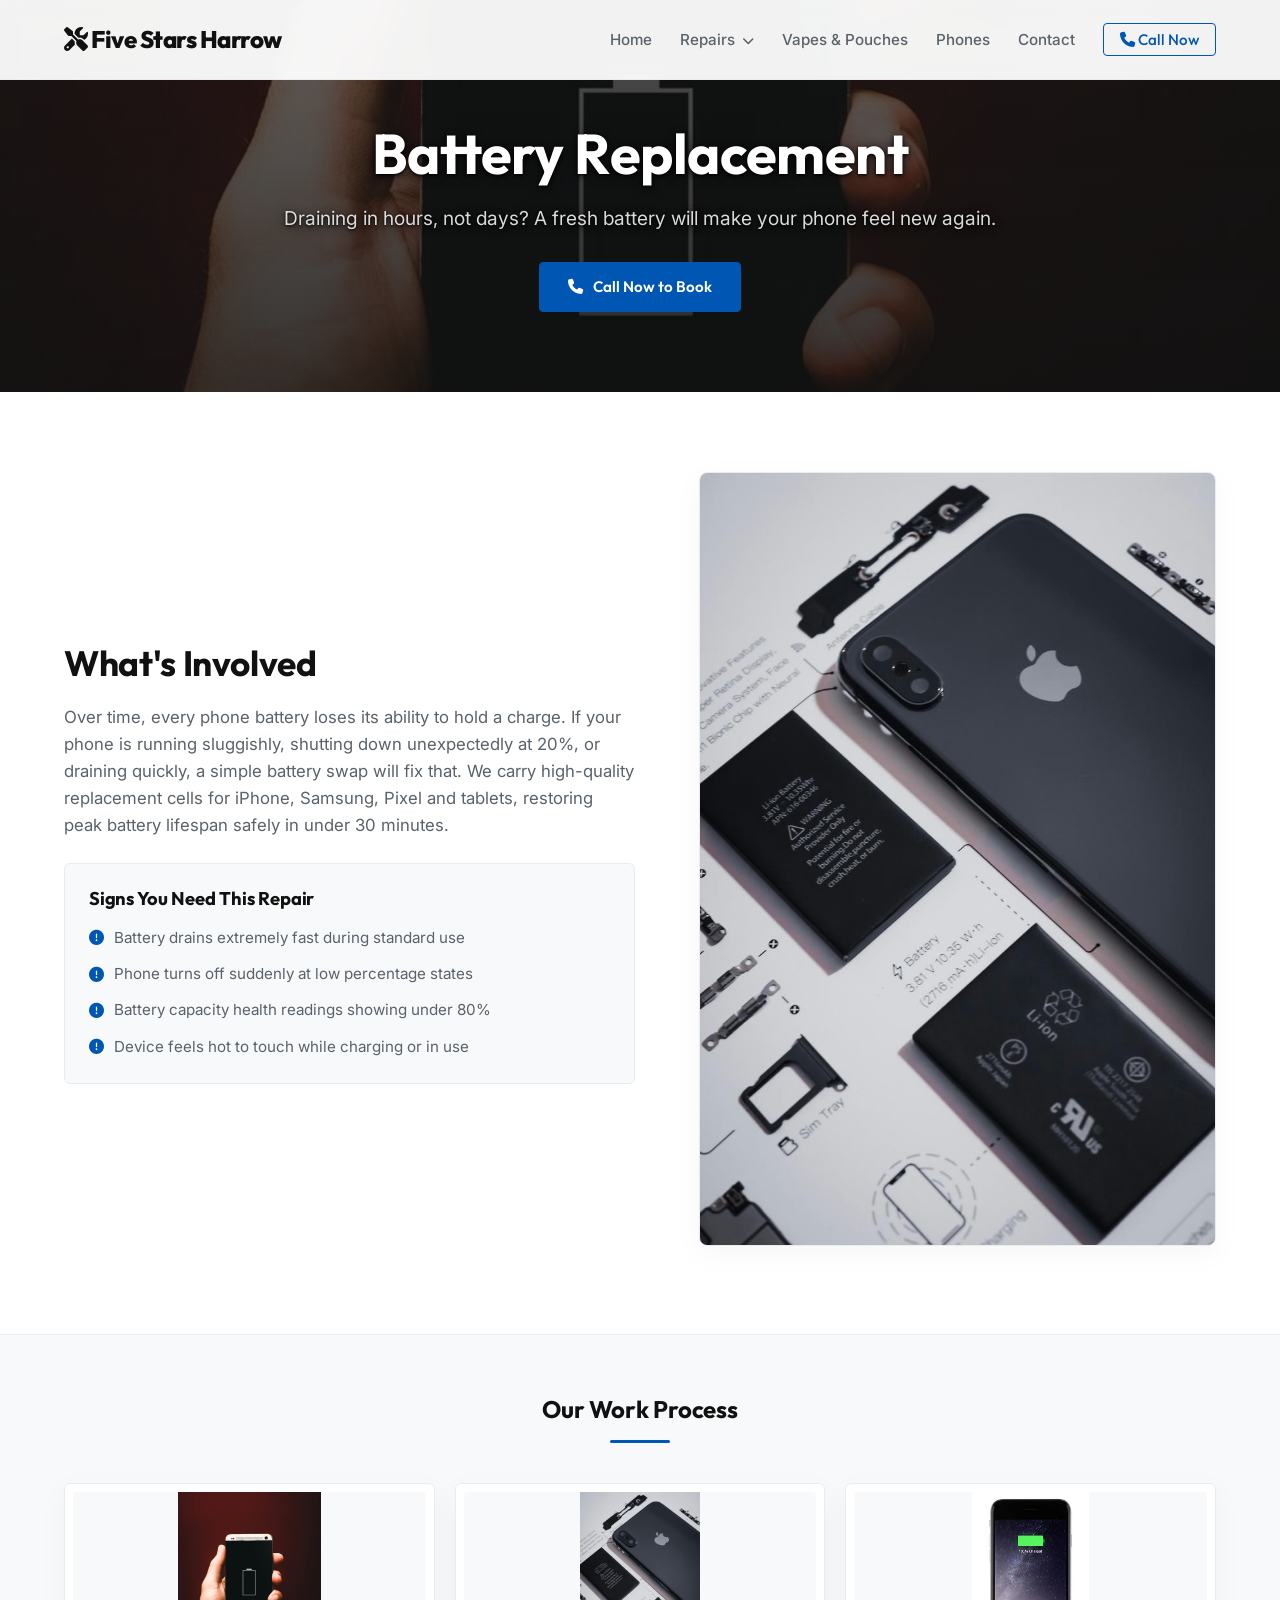
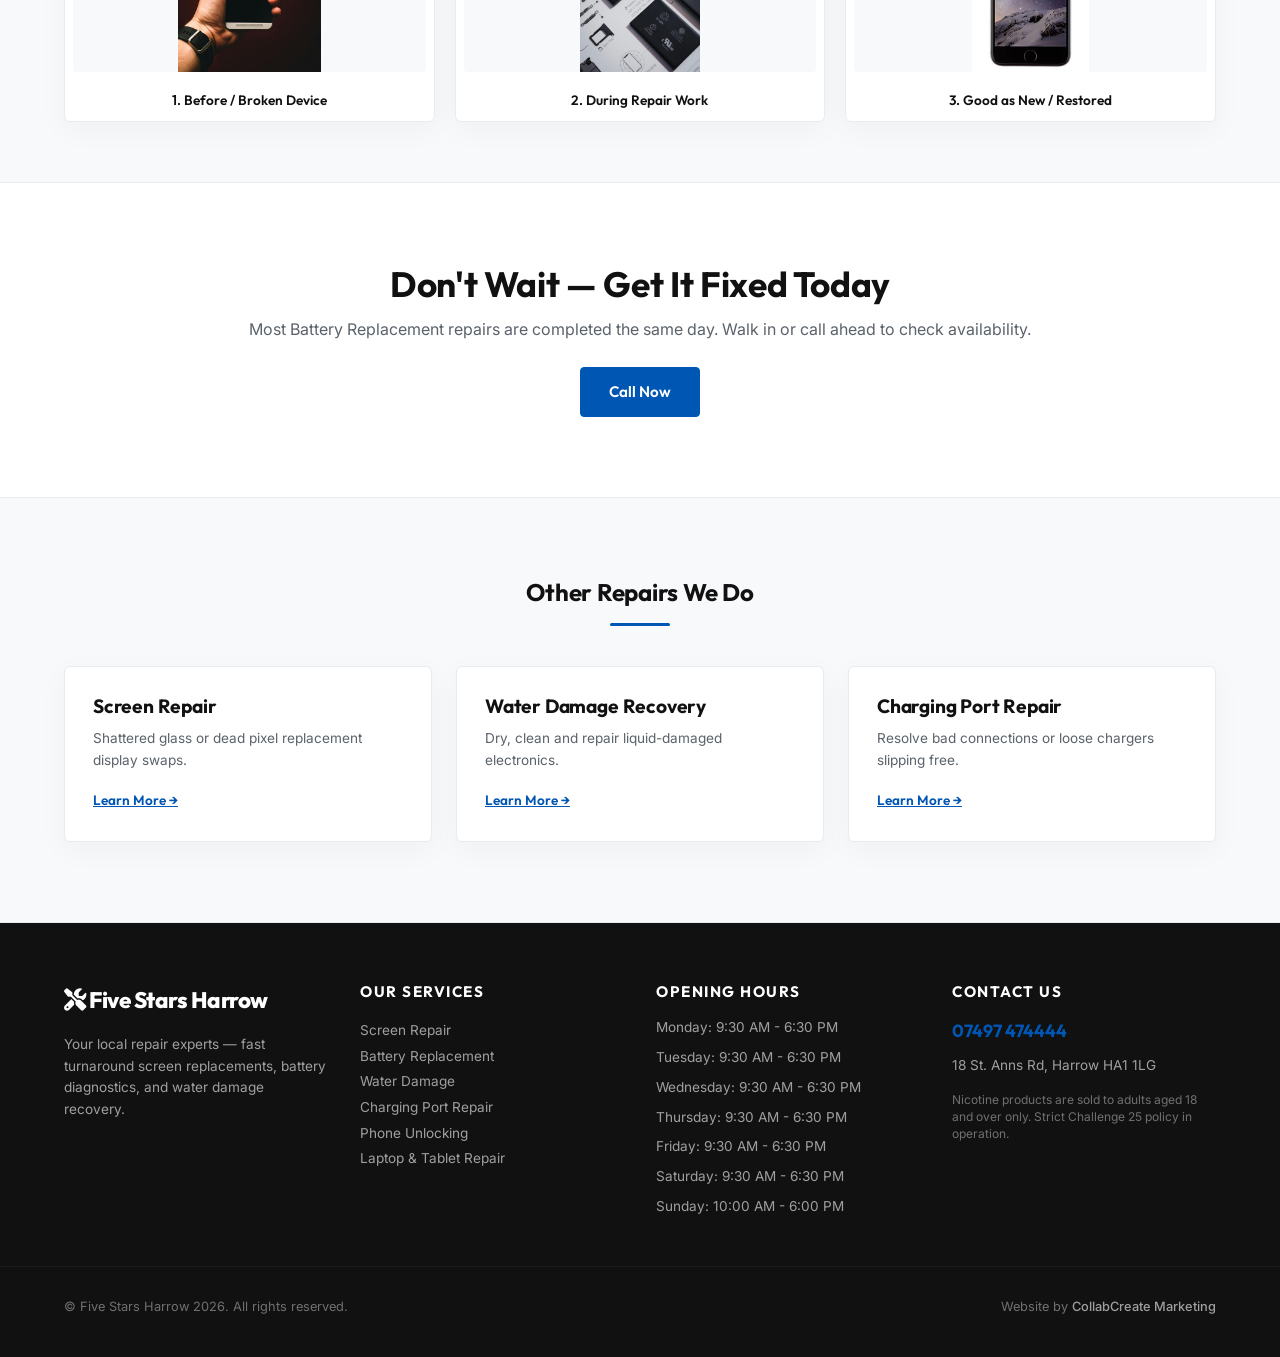
<file: battery-replacement.html>
<!DOCTYPE html>
<html lang="en">
<head>
    <meta charset="UTF-8">
    <meta name="viewport" content="width=device-width, initial-scale=1.0">
    <title>Battery Replacement Repairs | Five Stars Harrow Harrow, London</title>
    <link rel="stylesheet" href="styles.css">
    <link href="https://fonts.googleapis.com/css2?family=Inter:wght@300;400;500;600;700&family=Outfit:wght@400;500;600;700;800&display=swap" rel="stylesheet">
    <link rel="stylesheet" href="https://cdnjs.cloudflare.com/ajax/libs/font-awesome/6.4.0/css/all.min.css">
    
    <!-- Open Graph Metadata -->
    <meta property="og:title" content="Battery Replacement Repairs | Five Stars Harrow Harrow, London">
    <meta property="og:description" content="Fast, premium screen repairs, battery replacements, water damage recovery, vapes, pouches, and refurbished phones in Harrow, London.">
    <meta property="og:image" content="https://mowleed2000.github.io/Five-stars-Harrow-/storefront.webp">
    <meta property="og:url" content="https://mowleed2000.github.io/Five-stars-Harrow-/battery-replacement.html">
    <meta property="og:type" content="website">

    <!-- Microsoft Clarity Tracking Code -->
    <script type="text/javascript">
        (function(c,l,a,r,i,t,y){
            c[a]=c[a]||function(){(c[a].q=c[a].q||[]).push(arguments)};
            t=l.createElement(r);t.async=1;t.src="https://www.clarity.ms/tag/"+i;
            y=l.getElementsByTagName(r)[0];y.parentNode.insertBefore(t,y);
        })(window, document, "clarity", "script", "x1smlah9oa");
    </script>
</head>
<body>

    <nav class="navbar">
        <div class="container nav-container">
            <a href="index.html" class="logo"><i class="fa-solid fa-screwdriver-wrench"></i> Five Stars Harrow</a>
            <ul class="nav-links" id="navLinks">
                <li><a href="index.html">Home</a></li>
                <li class="dropdown">
                    <a href="#" class="dropdown-trigger">Repairs <i class="fa-solid fa-chevron-down" style="font-size:0.75rem; margin-left:3px;"></i></a>
                    <ul class="dropdown-menu">
                        <li><a href="screen-repair.html">Screen Repair</a></li>
                        <li><a href="battery-replacement.html">Battery Replacement</a></li>
                        <li><a href="water-damage.html">Water Damage</a></li>
                        <li><a href="charging-port.html">Charging Port Repair</a></li>
                        <li><a href="phone-unlocking.html">Phone Unlocking</a></li>
                        <li><a href="laptop-tablet.html">Laptop &amp; Tablet Repair</a></li>
                    </ul>
                </li>
                <li><a href="vapes-pouches.html">Vapes &amp; Pouches</a></li>
                <li><a href="phones-in-store.html">Phones</a></li>
                <li><a href="contact.html">Contact</a></li>
                
                <li><a href="tel:07497474444" class="btn-nav-cta"><i class="fa-solid fa-phone"></i> Call Now</a></li>
            </ul>
            <div class="hamburger" id="hamburger"><i class="fa-solid fa-bars"></i></div>
        </div>
    </nav>

            <section class="service-hero" style="background-image: linear-gradient(rgba(17, 17, 17, 0.65), rgba(17, 17, 17, 0.85)), url('Battery Replacment page 1.jpg');">
                <div class="container text-center reveal">
                    <h1>Battery Replacement</h1>
                    <p>Draining in hours, not days? A fresh battery will make your phone feel new again.</p>
                    <a href="tel:07497474444" class="btn btn-primary"><i class="fa-solid fa-phone"></i> Call Now to Book</a>
                </div>
            </section>

            <section class="service-details">
                <div class="container details-grid">
                    <div class="details-text reveal">
                        <h2>What's Involved</h2>
                        <p>Over time, every phone battery loses its ability to hold a charge. If your phone is running sluggishly, shutting down unexpectedly at 20%, or draining quickly, a simple battery swap will fix that. We carry high-quality replacement cells for iPhone, Samsung, Pixel and tablets, restoring peak battery lifespan safely in under 30 minutes.</p>
                        
                        <div class="symptoms-box">
                            <h3>Signs You Need This Repair</h3>
                            <ul class="symptoms-list">
                                <li><i class='fa-solid fa-circle-exclamation'></i> Battery drains extremely fast during standard use</li><li><i class='fa-solid fa-circle-exclamation'></i> Phone turns off suddenly at low percentage states</li><li><i class='fa-solid fa-circle-exclamation'></i> Battery capacity health readings showing under 80%</li><li><i class='fa-solid fa-circle-exclamation'></i> Device feels hot to touch while charging or in use</li>
                            </ul>
                        </div>
                    </div>
                    <div class="details-image reveal">
                        <img src="Battery replacment page 2.jpg" alt="Technician working on device" class="in-process-img">
                    </div>
                </div>
            </section>

            <section class="service-gallery">
                <div class="container">
                    <div class="section-header text-center reveal">
                        <h2>Our Work Process</h2>
                        <div class="accent-divider"></div>
                    </div>
                    <div class="gallery-row battery-gallery reveal">
                        <div class="gallery-item-wrapper" onclick="openLightbox('Battery Replacment page 1.jpg', 'Before / Broken Device')">
                            <img src="Battery Replacment page 1.jpg" alt="Before repair">
                            <span>1. Before / Broken Device</span>
                        </div>
                        <div class="gallery-item-wrapper" onclick="openLightbox('Battery replacment page 2.jpg', 'During Repair Work')">
                            <img src="Battery replacment page 2.jpg" alt="During repair">
                            <span>2. During Repair Work</span>
                        </div>
                        <div class="gallery-item-wrapper" onclick="openLightbox('Battery fixed 100 percent.jpg', 'Good as New / Restored')">
                            <img src="Battery fixed 100 percent.jpg" alt="After repair">
                            <span>3. Good as New / Restored</span>
                        </div>
                    </div>
                </div>
            </section>

            <section class="service-cta text-center reveal">
                <div class="container">
                    <h2>Don't Wait — Get It Fixed Today</h2>
                    <p>Most Battery Replacement repairs are completed the same day. Walk in or call ahead to check availability.</p>
                    <a href="tel:07497474444" class="btn btn-primary">Call Now</a>
                </div>
            </section>

            <section class="related-services">
                <div class="container">
                    <div class="section-header text-center reveal">
                        <h2>Other Repairs We Do</h2>
                        <div class="accent-divider"></div>
                    </div>
                    <div class="related-grid reveal">
                        
                <div class="related-card">
                    <h3>Screen Repair</h3>
                    <p>Shattered glass or dead pixel replacement display swaps.</p>
                    <a href="screen-repair.html" class="learn-more">Learn More &rarr;</a>
                </div>
        
                <div class="related-card">
                    <h3>Water Damage Recovery</h3>
                    <p>Dry, clean and repair liquid-damaged electronics.</p>
                    <a href="water-damage.html" class="learn-more">Learn More &rarr;</a>
                </div>
        
                <div class="related-card">
                    <h3>Charging Port Repair</h3>
                    <p>Resolve bad connections or loose chargers slipping free.</p>
                    <a href="charging-port.html" class="learn-more">Learn More &rarr;</a>
                </div>
        
                    </div>
                </div>
            </section>
        
    <!-- Lightbox Modal -->
    <div id="lightboxModal" class="lightbox">
        <span class="lightbox-close" onclick="closeLightbox()">&times;</span>
        <img class="lightbox-content" id="lightboxImg">
        <div id="lightboxCaption" class="lightbox-caption"></div>
    </div>

    <footer class="footer">
        <div class="container footer-grid">
            <div class="footer-brand">
                <a href="index.html" class="footer-logo"><i class="fa-solid fa-screwdriver-wrench"></i> Five Stars Harrow</a>
                <p style="margin-top: 15px; font-size: 0.85rem; line-height: 1.6; color: rgba(255, 255, 255, 0.6);">Your local repair experts — fast turnaround screen replacements, battery diagnostics, and water damage recovery.</p>
                
            </div>
            <div class="footer-links">
                <h4>Our Services</h4>
                <p><a href="screen-repair.html">Screen Repair</a></p>
                <p><a href="battery-replacement.html">Battery Replacement</a></p>
                <p><a href="water-damage.html">Water Damage</a></p>
                <p><a href="charging-port.html">Charging Port Repair</a></p>
                <p><a href="phone-unlocking.html">Phone Unlocking</a></p>
                <p><a href="laptop-tablet.html">Laptop &amp; Tablet Repair</a></p>
            </div>
            <div class="footer-hours">
                <h4>Opening Hours</h4>
                <ul>
                    <li>Monday: 9:30 AM - 6:30 PM</li><li>Tuesday: 9:30 AM - 6:30 PM</li><li>Wednesday: 9:30 AM - 6:30 PM</li><li>Thursday: 9:30 AM - 6:30 PM</li><li>Friday: 9:30 AM - 6:30 PM</li><li>Saturday: 9:30 AM - 6:30 PM</li><li>Sunday: 10:00 AM - 6:00 PM</li>
                </ul>
            </div>
            <div class="footer-contact">
                <h4>Contact Us</h4>
                <p class="phone-num"><a href="tel:07497474444">07497 474444</a></p>
                <p style="margin-top: 10px; font-size: 0.85rem; color: rgba(255, 255, 255, 0.6);">18 St. Anns Rd, Harrow HA1 1LG</p>
                <p style="margin-top: 15px; font-size: 0.75rem; color: rgba(255, 255, 255, 0.4); line-height: 1.4;">
                    Nicotine products are sold to adults aged 18 and over only. Strict Challenge 25 policy in operation.
                </p>
            </div>
        </div>
        <div class="footer-bottom">
            <div class="container" style="display: flex; justify-content: space-between; flex-wrap: wrap; gap: 10px; width: 100%;">
                <p>&copy; Five Stars Harrow 2026. All rights reserved.</p>
                <p class="agency-credit">Website by <a href="https://collabcreate.co.uk" target="_blank">CollabCreate Marketing</a></p>
            </div>
        </div>
    </footer>
    <script src="script.js"></script>
</body>
</html>
</file>
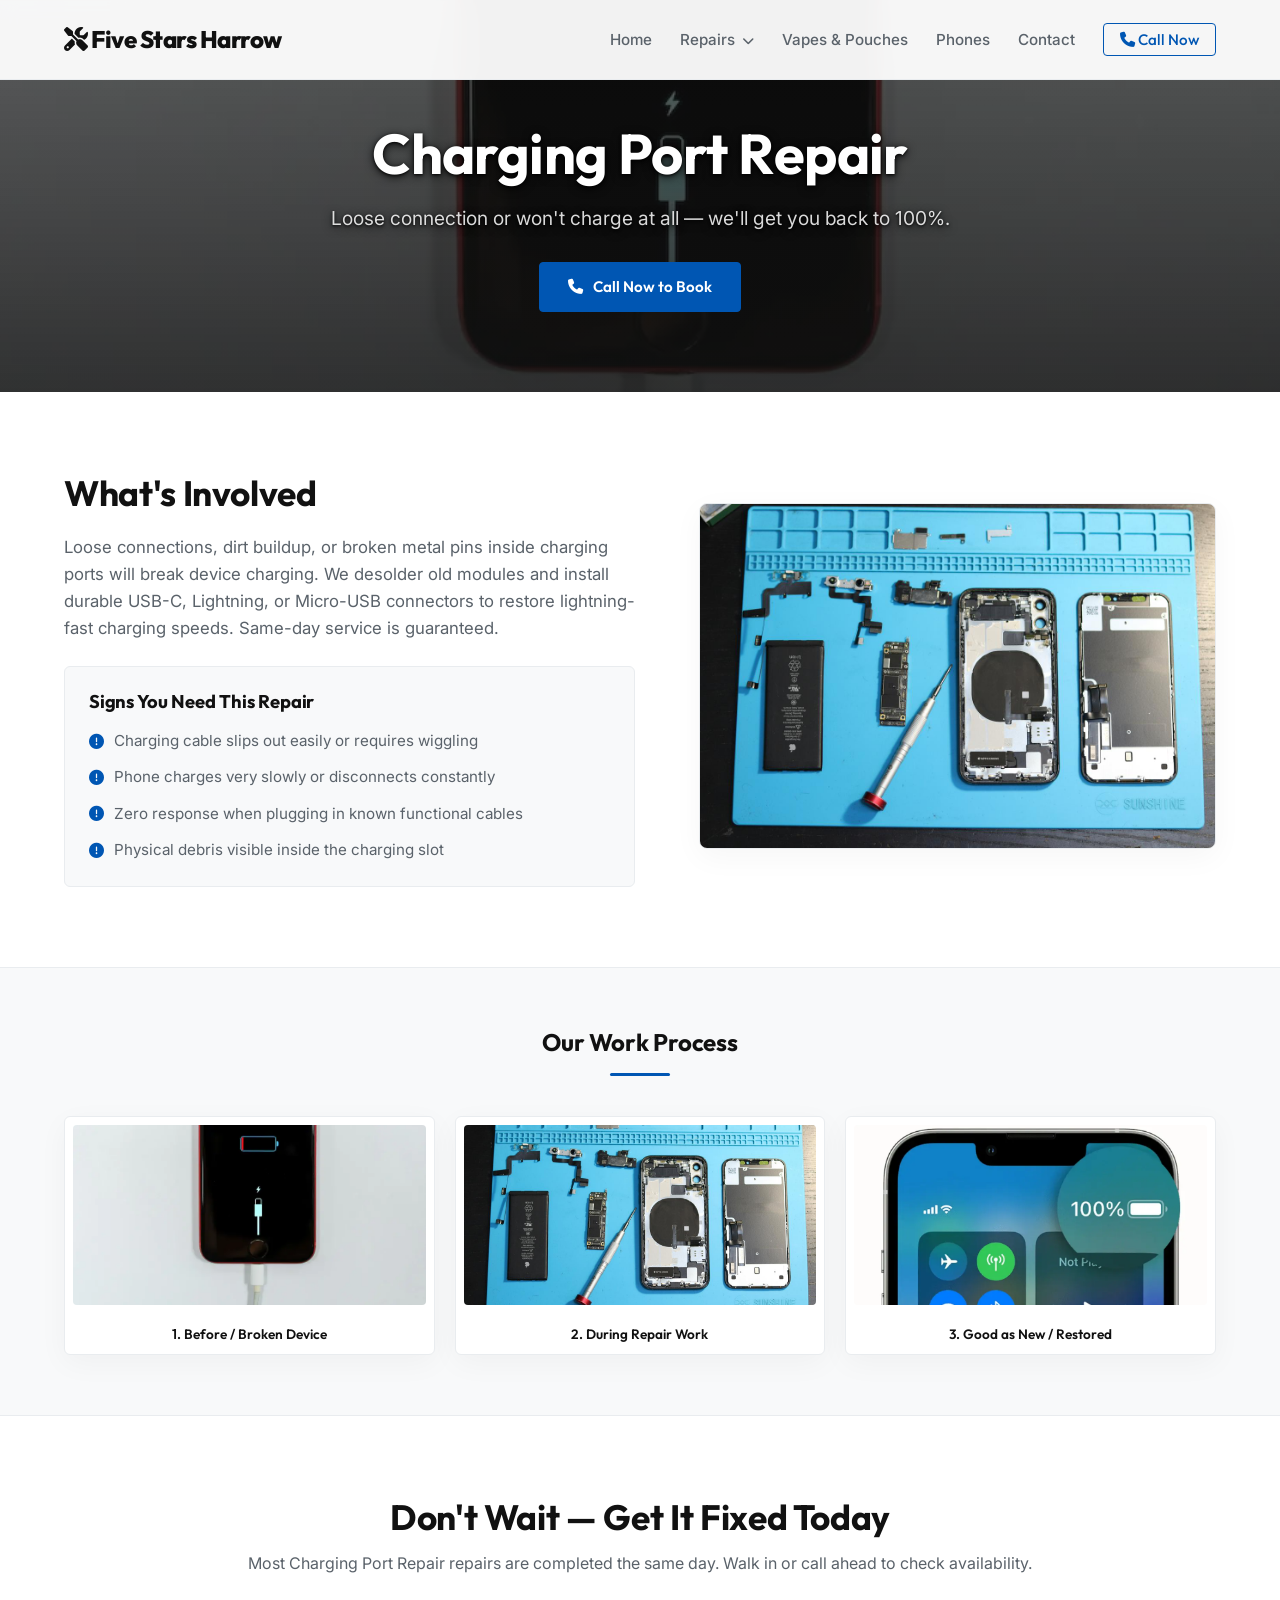
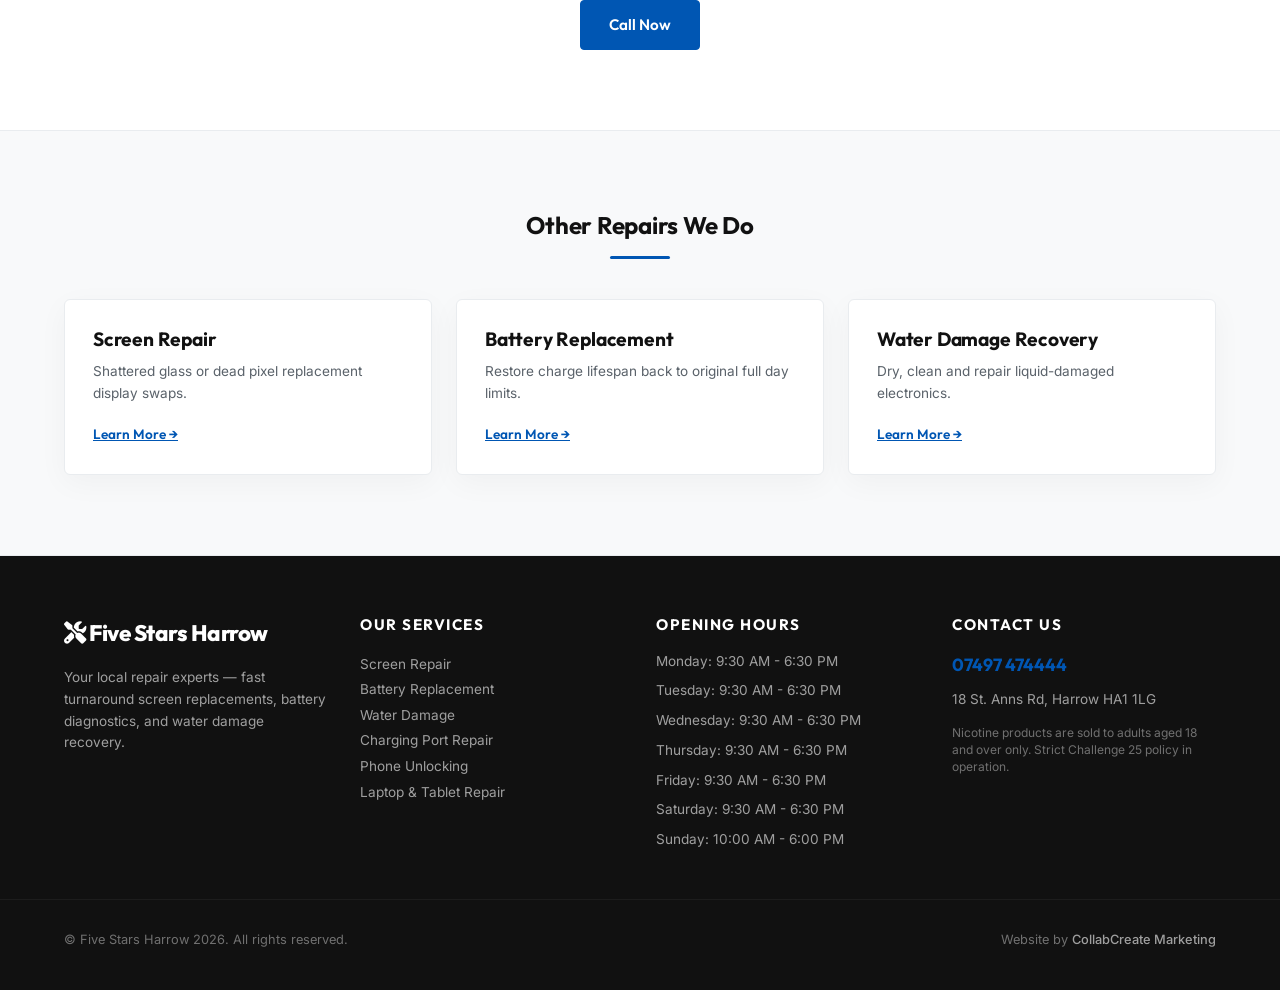
<file: charging-port.html>
<!DOCTYPE html>
<html lang="en">
<head>
    <meta charset="UTF-8">
    <meta name="viewport" content="width=device-width, initial-scale=1.0">
    <title>Charging Port Repair Repairs | Five Stars Harrow Harrow, London</title>
    <link rel="stylesheet" href="styles.css">
    <link href="https://fonts.googleapis.com/css2?family=Inter:wght@300;400;500;600;700&family=Outfit:wght@400;500;600;700;800&display=swap" rel="stylesheet">
    <link rel="stylesheet" href="https://cdnjs.cloudflare.com/ajax/libs/font-awesome/6.4.0/css/all.min.css">
    
    <!-- Open Graph Metadata -->
    <meta property="og:title" content="Charging Port Repair Repairs | Five Stars Harrow Harrow, London">
    <meta property="og:description" content="Fast, premium screen repairs, battery replacements, water damage recovery, vapes, pouches, and refurbished phones in Harrow, London.">
    <meta property="og:image" content="https://mowleed2000.github.io/Five-stars-Harrow-/storefront.webp">
    <meta property="og:url" content="https://mowleed2000.github.io/Five-stars-Harrow-/charging-port.html">
    <meta property="og:type" content="website">

    <!-- Microsoft Clarity Tracking Code -->
    <script type="text/javascript">
        (function(c,l,a,r,i,t,y){
            c[a]=c[a]||function(){(c[a].q=c[a].q||[]).push(arguments)};
            t=l.createElement(r);t.async=1;t.src="https://www.clarity.ms/tag/"+i;
            y=l.getElementsByTagName(r)[0];y.parentNode.insertBefore(t,y);
        })(window, document, "clarity", "script", "x1smlah9oa");
    </script>
</head>
<body>

    <nav class="navbar">
        <div class="container nav-container">
            <a href="index.html" class="logo"><i class="fa-solid fa-screwdriver-wrench"></i> Five Stars Harrow</a>
            <ul class="nav-links" id="navLinks">
                <li><a href="index.html">Home</a></li>
                <li class="dropdown">
                    <a href="#" class="dropdown-trigger">Repairs <i class="fa-solid fa-chevron-down" style="font-size:0.75rem; margin-left:3px;"></i></a>
                    <ul class="dropdown-menu">
                        <li><a href="screen-repair.html">Screen Repair</a></li>
                        <li><a href="battery-replacement.html">Battery Replacement</a></li>
                        <li><a href="water-damage.html">Water Damage</a></li>
                        <li><a href="charging-port.html">Charging Port Repair</a></li>
                        <li><a href="phone-unlocking.html">Phone Unlocking</a></li>
                        <li><a href="laptop-tablet.html">Laptop &amp; Tablet Repair</a></li>
                    </ul>
                </li>
                <li><a href="vapes-pouches.html">Vapes &amp; Pouches</a></li>
                <li><a href="phones-in-store.html">Phones</a></li>
                <li><a href="contact.html">Contact</a></li>
                
                <li><a href="tel:07497474444" class="btn-nav-cta"><i class="fa-solid fa-phone"></i> Call Now</a></li>
            </ul>
            <div class="hamburger" id="hamburger"><i class="fa-solid fa-bars"></i></div>
        </div>
    </nav>

            <section class="service-hero" style="background-image: linear-gradient(rgba(17, 17, 17, 0.65), rgba(17, 17, 17, 0.85)), url('Charger port broken image 1.webp');">
                <div class="container text-center reveal">
                    <h1>Charging Port Repair</h1>
                    <p>Loose connection or won't charge at all — we'll get you back to 100%.</p>
                    <a href="tel:07497474444" class="btn btn-primary"><i class="fa-solid fa-phone"></i> Call Now to Book</a>
                </div>
            </section>

            <section class="service-details">
                <div class="container details-grid">
                    <div class="details-text reveal">
                        <h2>What's Involved</h2>
                        <p>Loose connections, dirt buildup, or broken metal pins inside charging ports will break device charging. We desolder old modules and install durable USB-C, Lightning, or Micro-USB connectors to restore lightning-fast charging speeds. Same-day service is guaranteed.</p>
                        
                        <div class="symptoms-box">
                            <h3>Signs You Need This Repair</h3>
                            <ul class="symptoms-list">
                                <li><i class='fa-solid fa-circle-exclamation'></i> Charging cable slips out easily or requires wiggling</li><li><i class='fa-solid fa-circle-exclamation'></i> Phone charges very slowly or disconnects constantly</li><li><i class='fa-solid fa-circle-exclamation'></i> Zero response when plugging in known functional cables</li><li><i class='fa-solid fa-circle-exclamation'></i> Physical debris visible inside the charging slot</li>
                            </ul>
                        </div>
                    </div>
                    <div class="details-image reveal">
                        <img src="Charger port being fixed.jpg" alt="Technician working on device" class="in-process-img">
                    </div>
                </div>
            </section>

            <section class="service-gallery">
                <div class="container">
                    <div class="section-header text-center reveal">
                        <h2>Our Work Process</h2>
                        <div class="accent-divider"></div>
                    </div>
                    <div class="gallery-row reveal">
                        <div class="gallery-item-wrapper" onclick="openLightbox('Charger port broken image 1.webp', 'Before / Broken Device')">
                            <img src="Charger port broken image 1.webp" alt="Before repair">
                            <span>1. Before / Broken Device</span>
                        </div>
                        <div class="gallery-item-wrapper" onclick="openLightbox('Charger port being fixed.jpg', 'During Repair Work')">
                            <img src="Charger port being fixed.jpg" alt="During repair">
                            <span>2. During Repair Work</span>
                        </div>
                        <div class="gallery-item-wrapper" onclick="openLightbox('Charger port fixed.webp', 'Good as New / Restored')">
                            <img src="Charger port fixed.webp" alt="After repair">
                            <span>3. Good as New / Restored</span>
                        </div>
                    </div>
                </div>
            </section>

            <section class="service-cta text-center reveal">
                <div class="container">
                    <h2>Don't Wait — Get It Fixed Today</h2>
                    <p>Most Charging Port Repair repairs are completed the same day. Walk in or call ahead to check availability.</p>
                    <a href="tel:07497474444" class="btn btn-primary">Call Now</a>
                </div>
            </section>

            <section class="related-services">
                <div class="container">
                    <div class="section-header text-center reveal">
                        <h2>Other Repairs We Do</h2>
                        <div class="accent-divider"></div>
                    </div>
                    <div class="related-grid reveal">
                        
                <div class="related-card">
                    <h3>Screen Repair</h3>
                    <p>Shattered glass or dead pixel replacement display swaps.</p>
                    <a href="screen-repair.html" class="learn-more">Learn More &rarr;</a>
                </div>
        
                <div class="related-card">
                    <h3>Battery Replacement</h3>
                    <p>Restore charge lifespan back to original full day limits.</p>
                    <a href="battery-replacement.html" class="learn-more">Learn More &rarr;</a>
                </div>
        
                <div class="related-card">
                    <h3>Water Damage Recovery</h3>
                    <p>Dry, clean and repair liquid-damaged electronics.</p>
                    <a href="water-damage.html" class="learn-more">Learn More &rarr;</a>
                </div>
        
                    </div>
                </div>
            </section>
        
    <!-- Lightbox Modal -->
    <div id="lightboxModal" class="lightbox">
        <span class="lightbox-close" onclick="closeLightbox()">&times;</span>
        <img class="lightbox-content" id="lightboxImg">
        <div id="lightboxCaption" class="lightbox-caption"></div>
    </div>

    <footer class="footer">
        <div class="container footer-grid">
            <div class="footer-brand">
                <a href="index.html" class="footer-logo"><i class="fa-solid fa-screwdriver-wrench"></i> Five Stars Harrow</a>
                <p style="margin-top: 15px; font-size: 0.85rem; line-height: 1.6; color: rgba(255, 255, 255, 0.6);">Your local repair experts — fast turnaround screen replacements, battery diagnostics, and water damage recovery.</p>
                
            </div>
            <div class="footer-links">
                <h4>Our Services</h4>
                <p><a href="screen-repair.html">Screen Repair</a></p>
                <p><a href="battery-replacement.html">Battery Replacement</a></p>
                <p><a href="water-damage.html">Water Damage</a></p>
                <p><a href="charging-port.html">Charging Port Repair</a></p>
                <p><a href="phone-unlocking.html">Phone Unlocking</a></p>
                <p><a href="laptop-tablet.html">Laptop &amp; Tablet Repair</a></p>
            </div>
            <div class="footer-hours">
                <h4>Opening Hours</h4>
                <ul>
                    <li>Monday: 9:30 AM - 6:30 PM</li><li>Tuesday: 9:30 AM - 6:30 PM</li><li>Wednesday: 9:30 AM - 6:30 PM</li><li>Thursday: 9:30 AM - 6:30 PM</li><li>Friday: 9:30 AM - 6:30 PM</li><li>Saturday: 9:30 AM - 6:30 PM</li><li>Sunday: 10:00 AM - 6:00 PM</li>
                </ul>
            </div>
            <div class="footer-contact">
                <h4>Contact Us</h4>
                <p class="phone-num"><a href="tel:07497474444">07497 474444</a></p>
                <p style="margin-top: 10px; font-size: 0.85rem; color: rgba(255, 255, 255, 0.6);">18 St. Anns Rd, Harrow HA1 1LG</p>
                <p style="margin-top: 15px; font-size: 0.75rem; color: rgba(255, 255, 255, 0.4); line-height: 1.4;">
                    Nicotine products are sold to adults aged 18 and over only. Strict Challenge 25 policy in operation.
                </p>
            </div>
        </div>
        <div class="footer-bottom">
            <div class="container" style="display: flex; justify-content: space-between; flex-wrap: wrap; gap: 10px; width: 100%;">
                <p>&copy; Five Stars Harrow 2026. All rights reserved.</p>
                <p class="agency-credit">Website by <a href="https://collabcreate.co.uk" target="_blank">CollabCreate Marketing</a></p>
            </div>
        </div>
    </footer>
    <script src="script.js"></script>
</body>
</html>
</file>
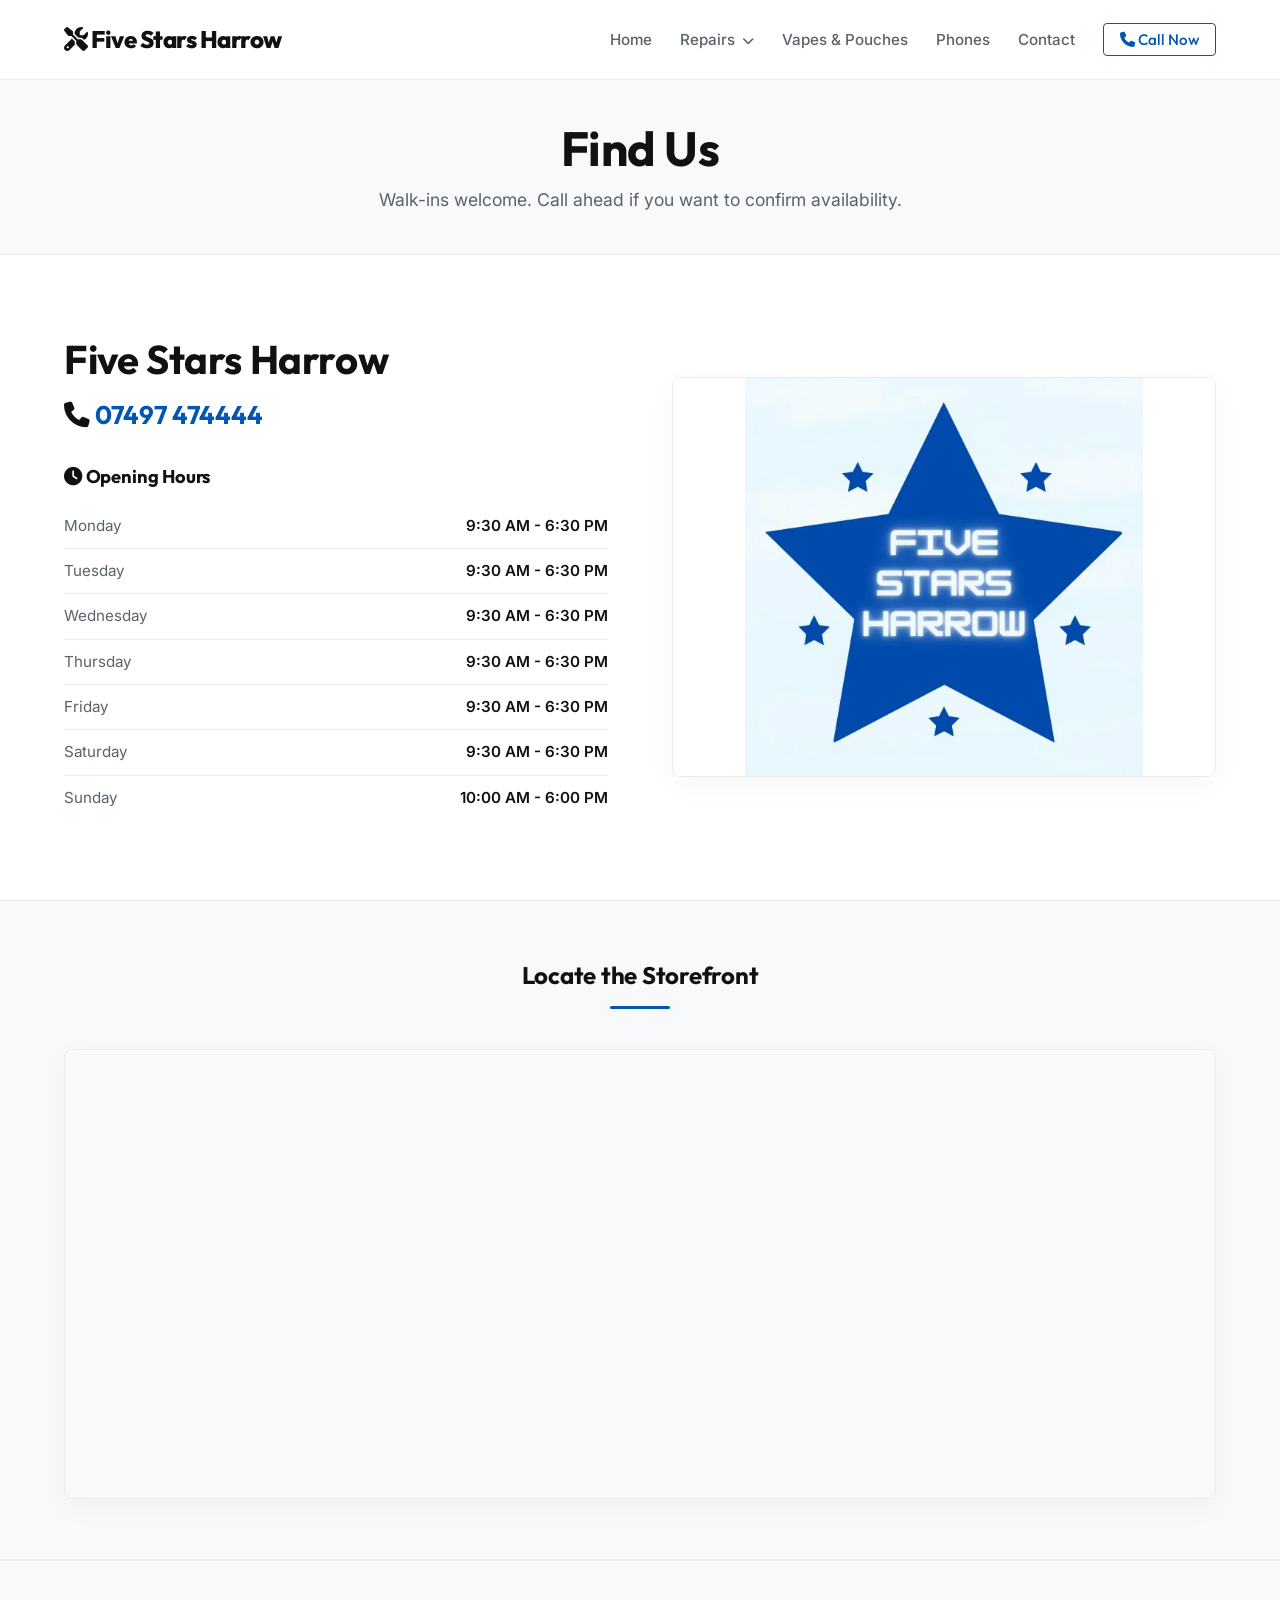
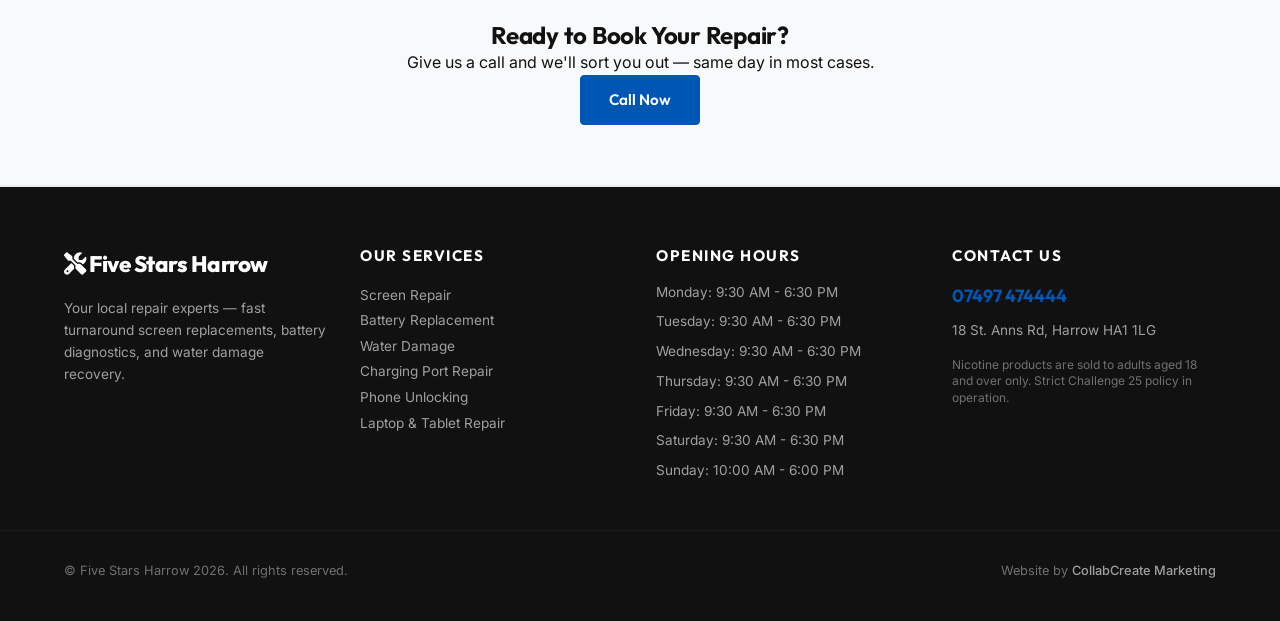
<file: contact.html>
<!DOCTYPE html>
<html lang="en">
<head>
    <meta charset="UTF-8">
    <meta name="viewport" content="width=device-width, initial-scale=1.0">
    <title>Contact Us | Five Stars Harrow Harrow, London</title>
    <link rel="stylesheet" href="styles.css">
    <link href="https://fonts.googleapis.com/css2?family=Inter:wght@300;400;500;600;700&family=Outfit:wght@400;500;600;700;800&display=swap" rel="stylesheet">
    <link rel="stylesheet" href="https://cdnjs.cloudflare.com/ajax/libs/font-awesome/6.4.0/css/all.min.css">
    
    <!-- Open Graph Metadata -->
    <meta property="og:title" content="Contact Us | Five Stars Harrow Harrow, London">
    <meta property="og:description" content="Fast, premium screen repairs, battery replacements, water damage recovery, vapes, pouches, and refurbished phones in Harrow, London.">
    <meta property="og:image" content="https://mowleed2000.github.io/Five-stars-Harrow-/storefront.webp">
    <meta property="og:url" content="https://mowleed2000.github.io/Five-stars-Harrow-/contact.html">
    <meta property="og:type" content="website">

    <!-- Microsoft Clarity Tracking Code -->
    <script type="text/javascript">
        (function(c,l,a,r,i,t,y){
            c[a]=c[a]||function(){(c[a].q=c[a].q||[]).push(arguments)};
            t=l.createElement(r);t.async=1;t.src="https://www.clarity.ms/tag/"+i;
            y=l.getElementsByTagName(r)[0];y.parentNode.insertBefore(t,y);
        })(window, document, "clarity", "script", "x1smlah9oa");
    </script>
</head>
<body>

    <nav class="navbar">
        <div class="container nav-container">
            <a href="index.html" class="logo"><i class="fa-solid fa-screwdriver-wrench"></i> Five Stars Harrow</a>
            <ul class="nav-links" id="navLinks">
                <li><a href="index.html">Home</a></li>
                <li class="dropdown">
                    <a href="#" class="dropdown-trigger">Repairs <i class="fa-solid fa-chevron-down" style="font-size:0.75rem; margin-left:3px;"></i></a>
                    <ul class="dropdown-menu">
                        <li><a href="screen-repair.html">Screen Repair</a></li>
                        <li><a href="battery-replacement.html">Battery Replacement</a></li>
                        <li><a href="water-damage.html">Water Damage</a></li>
                        <li><a href="charging-port.html">Charging Port Repair</a></li>
                        <li><a href="phone-unlocking.html">Phone Unlocking</a></li>
                        <li><a href="laptop-tablet.html">Laptop &amp; Tablet Repair</a></li>
                    </ul>
                </li>
                <li><a href="vapes-pouches.html">Vapes &amp; Pouches</a></li>
                <li><a href="phones-in-store.html">Phones</a></li>
                <li><a href="contact.html">Contact</a></li>
                
                <li><a href="tel:07497474444" class="btn-nav-cta"><i class="fa-solid fa-phone"></i> Call Now</a></li>
            </ul>
            <div class="hamburger" id="hamburger"><i class="fa-solid fa-bars"></i></div>
        </div>
    </nav>

    <!-- Page Hero -->
    <section class="page-hero text-center reveal">
        <div class="container">
            <h1>Find Us</h1>
            <p>Walk-ins welcome. Call ahead if you want to confirm availability.</p>
        </div>
    </section>

    <!-- Info Column Section -->
    <section class="contact-details-section">
        <div class="container contact-grid-page">
            <div class="contact-left-info reveal">
                <h2>Five Stars Harrow</h2>
                <p class="phone-large"><i class="fa-solid fa-phone"></i> <a href="tel:07497474444">07497 474444</a></p>
                
                <div class="hours-box">
                    <h3><i class="fa-solid fa-clock"></i> Opening Hours</h3>
                    <table class="contact-hours-table">
                        <tbody>
                            <tr><td>Monday</td><td>9:30 AM - 6:30 PM</td></tr><tr><td>Tuesday</td><td>9:30 AM - 6:30 PM</td></tr><tr><td>Wednesday</td><td>9:30 AM - 6:30 PM</td></tr><tr><td>Thursday</td><td>9:30 AM - 6:30 PM</td></tr><tr><td>Friday</td><td>9:30 AM - 6:30 PM</td></tr><tr><td>Saturday</td><td>9:30 AM - 6:30 PM</td></tr><tr><td>Sunday</td><td>10:00 AM - 6:00 PM</td></tr>
                        </tbody>
                    </table>
                </div>
            </div>
            
            <div class="contact-right-visual reveal">
                <div class="exterior-img-container">
                    <img src="storefront.webp" alt="Five Stars Harrow Storefront Exterior" class="exterior-img-style">
                </div>
            </div>
        </div>
    </section>

    <!-- Google Map Section -->
    <section class="map-section reveal">
        <div class="container">
            <div class="section-header text-center">
                <h2>Locate the Storefront</h2>
                <div class="accent-divider"></div>
            </div>
            <div class="contact-map-wrapper">
                <iframe 
                    src="https://maps.google.com/maps?q=18%20St.%20Anns%20Rd,%20Harrow%20HA1%201LG&t=&z=16&ie=UTF8&iwloc=&output=embed" 
                    width="100%" 
                    height="450" 
                    style="border:0; border-radius: 8px;" 
                    allowfullscreen="" 
                    loading="lazy" 
                    referrerpolicy="no-referrer-when-downgrade">
                </iframe>
            </div>
        </div>
    </section>

    

    <!-- CTA Section -->
    <section class="contact-cta text-center reveal">
        <div class="container">
            <h2>Ready to Book Your Repair?</h2>
            <p>Give us a call and we'll sort you out — same day in most cases.</p>
            <a href="tel:07497474444" class="btn btn-primary">Call Now</a>
        </div>
    </section>

    <!-- Lightbox Modal -->
    <div id="lightboxModal" class="lightbox">
        <span class="lightbox-close" onclick="closeLightbox()">&times;</span>
        <img class="lightbox-content" id="lightboxImg">
        <div id="lightboxCaption" class="lightbox-caption"></div>
    </div>

    <footer class="footer">
        <div class="container footer-grid">
            <div class="footer-brand">
                <a href="index.html" class="footer-logo"><i class="fa-solid fa-screwdriver-wrench"></i> Five Stars Harrow</a>
                <p style="margin-top: 15px; font-size: 0.85rem; line-height: 1.6; color: rgba(255, 255, 255, 0.6);">Your local repair experts — fast turnaround screen replacements, battery diagnostics, and water damage recovery.</p>
                
            </div>
            <div class="footer-links">
                <h4>Our Services</h4>
                <p><a href="screen-repair.html">Screen Repair</a></p>
                <p><a href="battery-replacement.html">Battery Replacement</a></p>
                <p><a href="water-damage.html">Water Damage</a></p>
                <p><a href="charging-port.html">Charging Port Repair</a></p>
                <p><a href="phone-unlocking.html">Phone Unlocking</a></p>
                <p><a href="laptop-tablet.html">Laptop &amp; Tablet Repair</a></p>
            </div>
            <div class="footer-hours">
                <h4>Opening Hours</h4>
                <ul>
                    <li>Monday: 9:30 AM - 6:30 PM</li><li>Tuesday: 9:30 AM - 6:30 PM</li><li>Wednesday: 9:30 AM - 6:30 PM</li><li>Thursday: 9:30 AM - 6:30 PM</li><li>Friday: 9:30 AM - 6:30 PM</li><li>Saturday: 9:30 AM - 6:30 PM</li><li>Sunday: 10:00 AM - 6:00 PM</li>
                </ul>
            </div>
            <div class="footer-contact">
                <h4>Contact Us</h4>
                <p class="phone-num"><a href="tel:07497474444">07497 474444</a></p>
                <p style="margin-top: 10px; font-size: 0.85rem; color: rgba(255, 255, 255, 0.6);">18 St. Anns Rd, Harrow HA1 1LG</p>
                <p style="margin-top: 15px; font-size: 0.75rem; color: rgba(255, 255, 255, 0.4); line-height: 1.4;">
                    Nicotine products are sold to adults aged 18 and over only. Strict Challenge 25 policy in operation.
                </p>
            </div>
        </div>
        <div class="footer-bottom">
            <div class="container" style="display: flex; justify-content: space-between; flex-wrap: wrap; gap: 10px; width: 100%;">
                <p>&copy; Five Stars Harrow 2026. All rights reserved.</p>
                <p class="agency-credit">Website by <a href="https://collabcreate.co.uk" target="_blank">CollabCreate Marketing</a></p>
            </div>
        </div>
    </footer>
    <script src="script.js"></script>
</body>
</html>
</file>
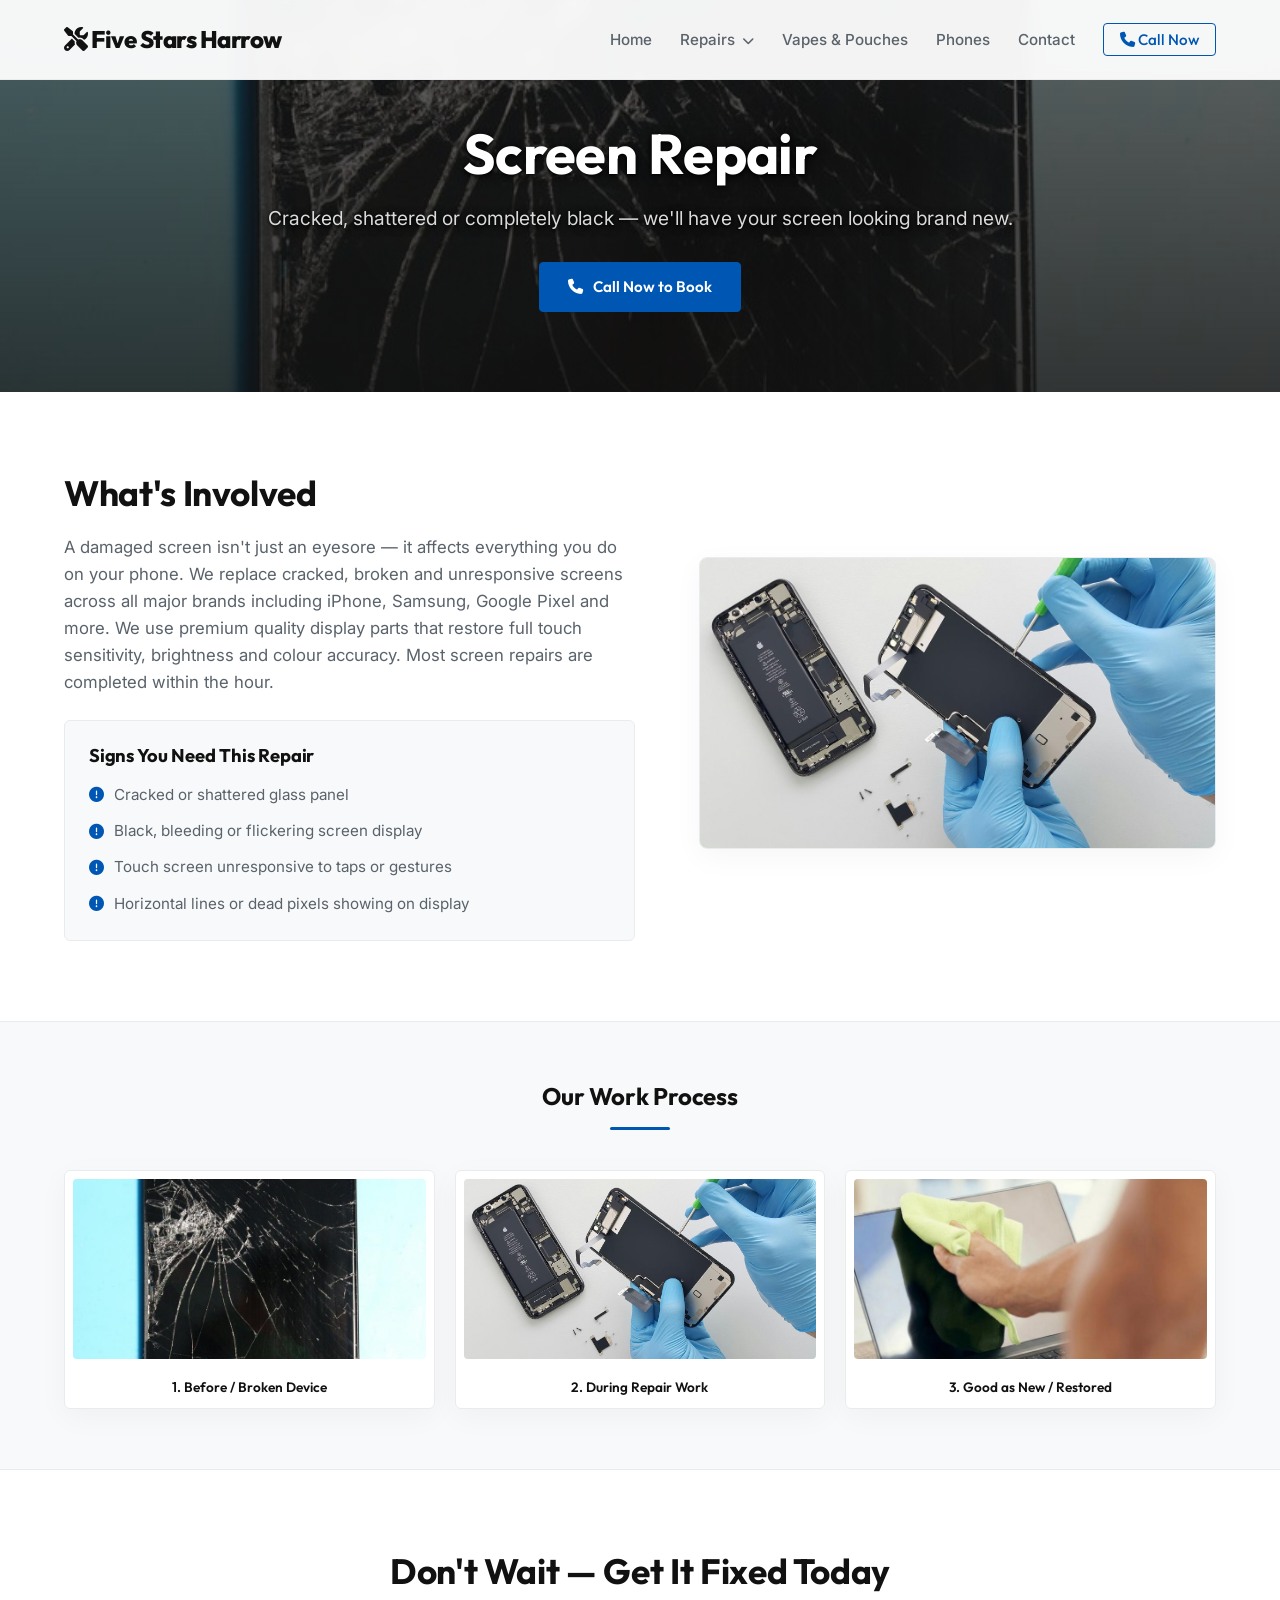
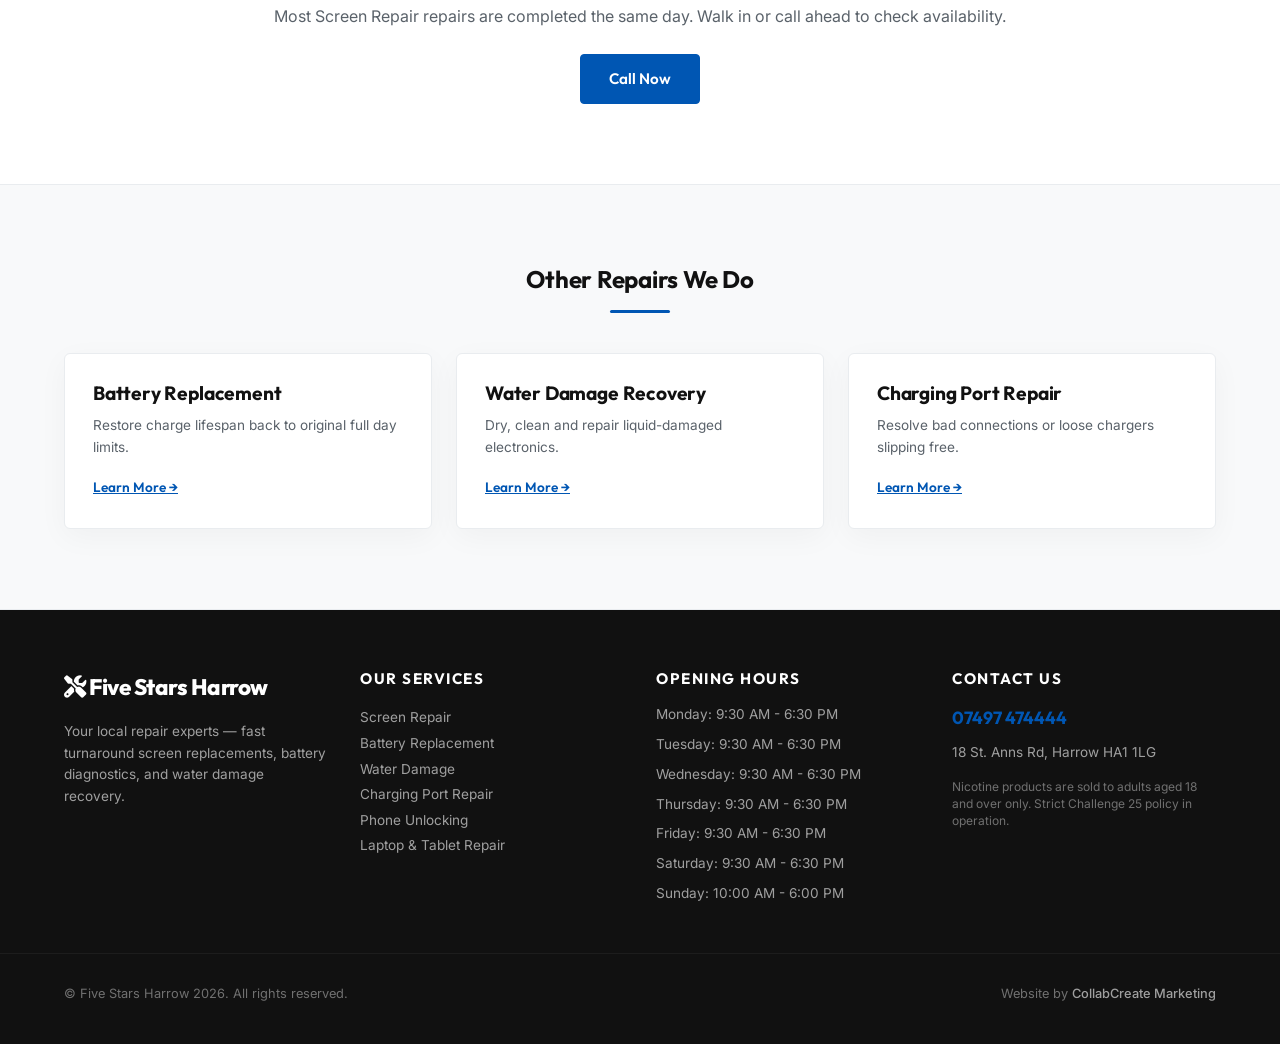
<file: screen-repair.html>
<!DOCTYPE html>
<html lang="en">
<head>
    <meta charset="UTF-8">
    <meta name="viewport" content="width=device-width, initial-scale=1.0">
    <title>Screen Repair Repairs | Five Stars Harrow Harrow, London</title>
    <link rel="stylesheet" href="styles.css">
    <link href="https://fonts.googleapis.com/css2?family=Inter:wght@300;400;500;600;700&family=Outfit:wght@400;500;600;700;800&display=swap" rel="stylesheet">
    <link rel="stylesheet" href="https://cdnjs.cloudflare.com/ajax/libs/font-awesome/6.4.0/css/all.min.css">
    
    <!-- Open Graph Metadata -->
    <meta property="og:title" content="Screen Repair Repairs | Five Stars Harrow Harrow, London">
    <meta property="og:description" content="Fast, premium screen repairs, battery replacements, water damage recovery, vapes, pouches, and refurbished phones in Harrow, London.">
    <meta property="og:image" content="https://mowleed2000.github.io/Five-stars-Harrow-/storefront.webp">
    <meta property="og:url" content="https://mowleed2000.github.io/Five-stars-Harrow-/screen-repair.html">
    <meta property="og:type" content="website">

    <!-- Microsoft Clarity Tracking Code -->
    <script type="text/javascript">
        (function(c,l,a,r,i,t,y){
            c[a]=c[a]||function(){(c[a].q=c[a].q||[]).push(arguments)};
            t=l.createElement(r);t.async=1;t.src="https://www.clarity.ms/tag/"+i;
            y=l.getElementsByTagName(r)[0];y.parentNode.insertBefore(t,y);
        })(window, document, "clarity", "script", "x1smlah9oa");
    </script>
</head>
<body>

    <nav class="navbar">
        <div class="container nav-container">
            <a href="index.html" class="logo"><i class="fa-solid fa-screwdriver-wrench"></i> Five Stars Harrow</a>
            <ul class="nav-links" id="navLinks">
                <li><a href="index.html">Home</a></li>
                <li class="dropdown">
                    <a href="#" class="dropdown-trigger">Repairs <i class="fa-solid fa-chevron-down" style="font-size:0.75rem; margin-left:3px;"></i></a>
                    <ul class="dropdown-menu">
                        <li><a href="screen-repair.html">Screen Repair</a></li>
                        <li><a href="battery-replacement.html">Battery Replacement</a></li>
                        <li><a href="water-damage.html">Water Damage</a></li>
                        <li><a href="charging-port.html">Charging Port Repair</a></li>
                        <li><a href="phone-unlocking.html">Phone Unlocking</a></li>
                        <li><a href="laptop-tablet.html">Laptop &amp; Tablet Repair</a></li>
                    </ul>
                </li>
                <li><a href="vapes-pouches.html">Vapes &amp; Pouches</a></li>
                <li><a href="phones-in-store.html">Phones</a></li>
                <li><a href="contact.html">Contact</a></li>
                
                <li><a href="tel:07497474444" class="btn-nav-cta"><i class="fa-solid fa-phone"></i> Call Now</a></li>
            </ul>
            <div class="hamburger" id="hamburger"><i class="fa-solid fa-bars"></i></div>
        </div>
    </nav>

            <section class="service-hero" style="background-image: linear-gradient(rgba(17, 17, 17, 0.65), rgba(17, 17, 17, 0.85)), url('Screen broken screen repair page image 1.jpg');">
                <div class="container text-center reveal">
                    <h1>Screen Repair</h1>
                    <p>Cracked, shattered or completely black — we'll have your screen looking brand new.</p>
                    <a href="tel:07497474444" class="btn btn-primary"><i class="fa-solid fa-phone"></i> Call Now to Book</a>
                </div>
            </section>

            <section class="service-details">
                <div class="container details-grid">
                    <div class="details-text reveal">
                        <h2>What's Involved</h2>
                        <p>A damaged screen isn't just an eyesore — it affects everything you do on your phone. We replace cracked, broken and unresponsive screens across all major brands including iPhone, Samsung, Google Pixel and more. We use premium quality display parts that restore full touch sensitivity, brightness and colour accuracy. Most screen repairs are completed within the hour.</p>
                        
                        <div class="symptoms-box">
                            <h3>Signs You Need This Repair</h3>
                            <ul class="symptoms-list">
                                <li><i class='fa-solid fa-circle-exclamation'></i> Cracked or shattered glass panel</li><li><i class='fa-solid fa-circle-exclamation'></i> Black, bleeding or flickering screen display</li><li><i class='fa-solid fa-circle-exclamation'></i> Touch screen unresponsive to taps or gestures</li><li><i class='fa-solid fa-circle-exclamation'></i> Horizontal lines or dead pixels showing on display</li>
                            </ul>
                        </div>
                    </div>
                    <div class="details-image reveal">
                        <img src="Screen being repaired image 2.jpg" alt="Technician working on device" class="in-process-img">
                    </div>
                </div>
            </section>

            <section class="service-gallery">
                <div class="container">
                    <div class="section-header text-center reveal">
                        <h2>Our Work Process</h2>
                        <div class="accent-divider"></div>
                    </div>
                    <div class="gallery-row reveal">
                        <div class="gallery-item-wrapper" onclick="openLightbox('Screen broken screen repair page image 1.jpg', 'Before / Broken Device')">
                            <img src="Screen broken screen repair page image 1.jpg" alt="Before repair">
                            <span>1. Before / Broken Device</span>
                        </div>
                        <div class="gallery-item-wrapper" onclick="openLightbox('Screen being repaired image 2.jpg', 'During Repair Work')">
                            <img src="Screen being repaired image 2.jpg" alt="During repair">
                            <span>2. During Repair Work</span>
                        </div>
                        <div class="gallery-item-wrapper" onclick="openLightbox('Screen fixed image 3.jpg', 'Good as New / Restored')">
                            <img src="Screen fixed image 3.jpg" alt="After repair">
                            <span>3. Good as New / Restored</span>
                        </div>
                    </div>
                </div>
            </section>

            <section class="service-cta text-center reveal">
                <div class="container">
                    <h2>Don't Wait — Get It Fixed Today</h2>
                    <p>Most Screen Repair repairs are completed the same day. Walk in or call ahead to check availability.</p>
                    <a href="tel:07497474444" class="btn btn-primary">Call Now</a>
                </div>
            </section>

            <section class="related-services">
                <div class="container">
                    <div class="section-header text-center reveal">
                        <h2>Other Repairs We Do</h2>
                        <div class="accent-divider"></div>
                    </div>
                    <div class="related-grid reveal">
                        
                <div class="related-card">
                    <h3>Battery Replacement</h3>
                    <p>Restore charge lifespan back to original full day limits.</p>
                    <a href="battery-replacement.html" class="learn-more">Learn More &rarr;</a>
                </div>
        
                <div class="related-card">
                    <h3>Water Damage Recovery</h3>
                    <p>Dry, clean and repair liquid-damaged electronics.</p>
                    <a href="water-damage.html" class="learn-more">Learn More &rarr;</a>
                </div>
        
                <div class="related-card">
                    <h3>Charging Port Repair</h3>
                    <p>Resolve bad connections or loose chargers slipping free.</p>
                    <a href="charging-port.html" class="learn-more">Learn More &rarr;</a>
                </div>
        
                    </div>
                </div>
            </section>
        
    <!-- Lightbox Modal -->
    <div id="lightboxModal" class="lightbox">
        <span class="lightbox-close" onclick="closeLightbox()">&times;</span>
        <img class="lightbox-content" id="lightboxImg">
        <div id="lightboxCaption" class="lightbox-caption"></div>
    </div>

    <footer class="footer">
        <div class="container footer-grid">
            <div class="footer-brand">
                <a href="index.html" class="footer-logo"><i class="fa-solid fa-screwdriver-wrench"></i> Five Stars Harrow</a>
                <p style="margin-top: 15px; font-size: 0.85rem; line-height: 1.6; color: rgba(255, 255, 255, 0.6);">Your local repair experts — fast turnaround screen replacements, battery diagnostics, and water damage recovery.</p>
                
            </div>
            <div class="footer-links">
                <h4>Our Services</h4>
                <p><a href="screen-repair.html">Screen Repair</a></p>
                <p><a href="battery-replacement.html">Battery Replacement</a></p>
                <p><a href="water-damage.html">Water Damage</a></p>
                <p><a href="charging-port.html">Charging Port Repair</a></p>
                <p><a href="phone-unlocking.html">Phone Unlocking</a></p>
                <p><a href="laptop-tablet.html">Laptop &amp; Tablet Repair</a></p>
            </div>
            <div class="footer-hours">
                <h4>Opening Hours</h4>
                <ul>
                    <li>Monday: 9:30 AM - 6:30 PM</li><li>Tuesday: 9:30 AM - 6:30 PM</li><li>Wednesday: 9:30 AM - 6:30 PM</li><li>Thursday: 9:30 AM - 6:30 PM</li><li>Friday: 9:30 AM - 6:30 PM</li><li>Saturday: 9:30 AM - 6:30 PM</li><li>Sunday: 10:00 AM - 6:00 PM</li>
                </ul>
            </div>
            <div class="footer-contact">
                <h4>Contact Us</h4>
                <p class="phone-num"><a href="tel:07497474444">07497 474444</a></p>
                <p style="margin-top: 10px; font-size: 0.85rem; color: rgba(255, 255, 255, 0.6);">18 St. Anns Rd, Harrow HA1 1LG</p>
                <p style="margin-top: 15px; font-size: 0.75rem; color: rgba(255, 255, 255, 0.4); line-height: 1.4;">
                    Nicotine products are sold to adults aged 18 and over only. Strict Challenge 25 policy in operation.
                </p>
            </div>
        </div>
        <div class="footer-bottom">
            <div class="container" style="display: flex; justify-content: space-between; flex-wrap: wrap; gap: 10px; width: 100%;">
                <p>&copy; Five Stars Harrow 2026. All rights reserved.</p>
                <p class="agency-credit">Website by <a href="https://collabcreate.co.uk" target="_blank">CollabCreate Marketing</a></p>
            </div>
        </div>
    </footer>
    <script src="script.js"></script>
</body>
</html>
</file>
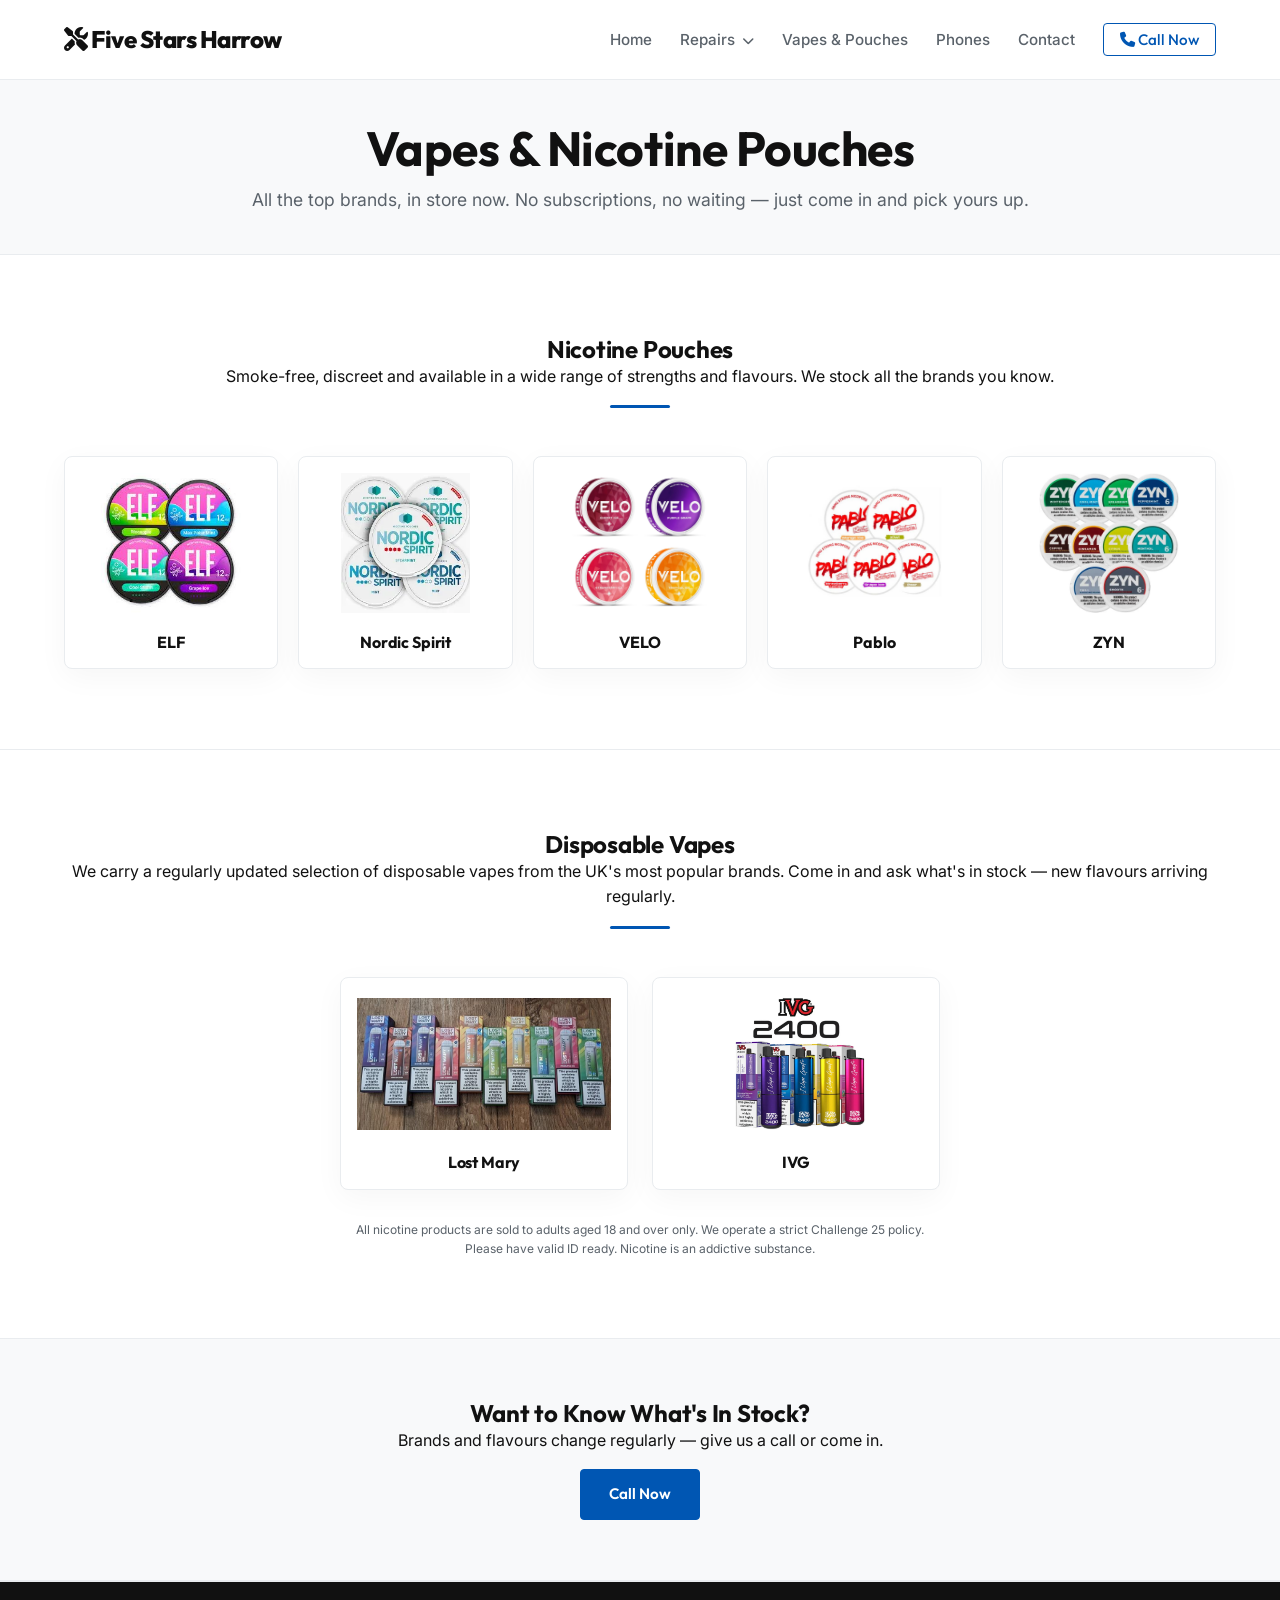
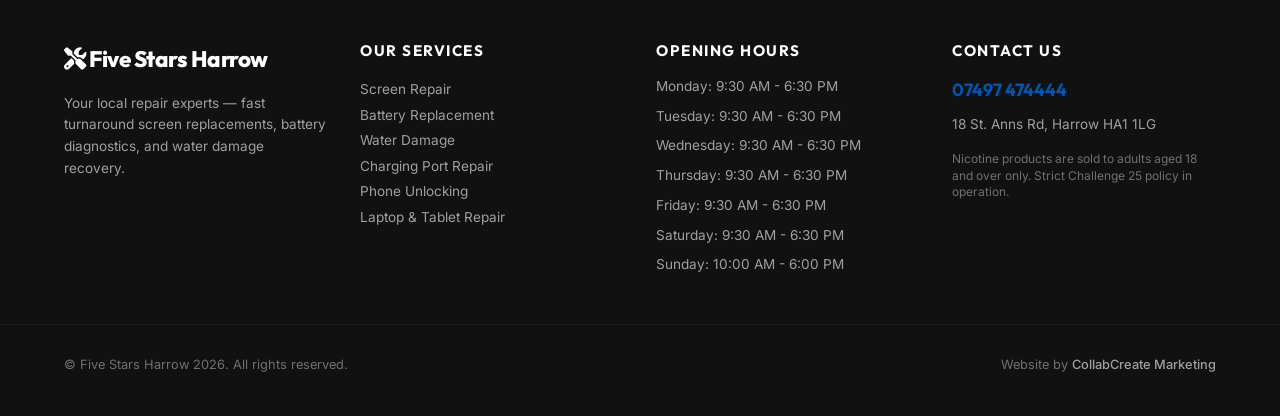
<file: vapes-pouches.html>
<!DOCTYPE html>
<html lang="en">
<head>
    <meta charset="UTF-8">
    <meta name="viewport" content="width=device-width, initial-scale=1.0">
    <title>Vapes & Pouches | Five Stars Harrow Products</title>
    <link rel="stylesheet" href="styles.css">
    <link href="https://fonts.googleapis.com/css2?family=Inter:wght@300;400;500;600;700&family=Outfit:wght@400;500;600;700;800&display=swap" rel="stylesheet">
    <link rel="stylesheet" href="https://cdnjs.cloudflare.com/ajax/libs/font-awesome/6.4.0/css/all.min.css">
    
    <!-- Open Graph Metadata -->
    <meta property="og:title" content="Vapes & Pouches | Five Stars Harrow Products">
    <meta property="og:description" content="Fast, premium screen repairs, battery replacements, water damage recovery, vapes, pouches, and refurbished phones in Harrow, London.">
    <meta property="og:image" content="https://mowleed2000.github.io/Five-stars-Harrow-/storefront.webp">
    <meta property="og:url" content="https://mowleed2000.github.io/Five-stars-Harrow-/vapes-pouches.html">
    <meta property="og:type" content="website">

    <!-- Microsoft Clarity Tracking Code -->
    <script type="text/javascript">
        (function(c,l,a,r,i,t,y){
            c[a]=c[a]||function(){(c[a].q=c[a].q||[]).push(arguments)};
            t=l.createElement(r);t.async=1;t.src="https://www.clarity.ms/tag/"+i;
            y=l.getElementsByTagName(r)[0];y.parentNode.insertBefore(t,y);
        })(window, document, "clarity", "script", "x1smlah9oa");
    </script>
</head>
<body>

    <nav class="navbar">
        <div class="container nav-container">
            <a href="index.html" class="logo"><i class="fa-solid fa-screwdriver-wrench"></i> Five Stars Harrow</a>
            <ul class="nav-links" id="navLinks">
                <li><a href="index.html">Home</a></li>
                <li class="dropdown">
                    <a href="#" class="dropdown-trigger">Repairs <i class="fa-solid fa-chevron-down" style="font-size:0.75rem; margin-left:3px;"></i></a>
                    <ul class="dropdown-menu">
                        <li><a href="screen-repair.html">Screen Repair</a></li>
                        <li><a href="battery-replacement.html">Battery Replacement</a></li>
                        <li><a href="water-damage.html">Water Damage</a></li>
                        <li><a href="charging-port.html">Charging Port Repair</a></li>
                        <li><a href="phone-unlocking.html">Phone Unlocking</a></li>
                        <li><a href="laptop-tablet.html">Laptop &amp; Tablet Repair</a></li>
                    </ul>
                </li>
                <li><a href="vapes-pouches.html">Vapes &amp; Pouches</a></li>
                <li><a href="phones-in-store.html">Phones</a></li>
                <li><a href="contact.html">Contact</a></li>
                
                <li><a href="tel:07497474444" class="btn-nav-cta"><i class="fa-solid fa-phone"></i> Call Now</a></li>
            </ul>
            <div class="hamburger" id="hamburger"><i class="fa-solid fa-bars"></i></div>
        </div>
    </nav>

    <!-- Page Hero -->
    <section class="page-hero text-center reveal">
        <div class="container">
            <h1>Vapes &amp; Nicotine Pouches</h1>
            <p>All the top brands, in store now. No subscriptions, no waiting — just come in and pick yours up.</p>
        </div>
    </section>

    <!-- Nicotine Pouches Section -->
    <section class="pouches-section">
        <div class="container">
            <div class="section-header text-center reveal">
                <h2>Nicotine Pouches</h2>
                <p>Smoke-free, discreet and available in a wide range of strengths and flavours. We stock all the brands you know.</p>
                <div class="accent-divider"></div>
            </div>
            
            <div class="pouches-grid reveal">
                <div class="brand-card">
                    <img src="Elf reuse.jpg" alt="ELF Nicotine Pouches">
                    <h3>ELF</h3>
                </div>
                <div class="brand-card">
                    <img src="Nordic Reuse.webp" alt="Nordic Spirit">
                    <h3>Nordic Spirit</h3>
                </div>
                <div class="brand-card">
                    <img src="Velo reuse.jpg" alt="VELO">
                    <h3>VELO</h3>
                </div>
                <div class="brand-card">
                    <img src="Pablo reuse.jpg" alt="Pablo">
                    <h3>Pablo</h3>
                </div>
                <div class="brand-card">
                    <img src="ZYN Pouches Reuse.webp" alt="ZYN">
                    <h3>ZYN</h3>
                </div>
            </div>
        </div>
    </section>

    <!-- Vapes Section -->
    <section class="vapes-section">
        <div class="container">
            <div class="section-header text-center reveal">
                <h2>Disposable Vapes</h2>
                <p>We carry a regularly updated selection of disposable vapes from the UK's most popular brands. Come in and ask what's in stock — new flavours arriving regularly.</p>
                <div class="accent-divider"></div>
            </div>
            
            <div class="vapes-grid-two reveal">
                <div class="brand-card-two">
                    <img src="Lost Mary reuse.jpg" alt="Lost Mary Vapes">
                    <h3>Lost Mary</h3>
                </div>
                <div class="brand-card-two">
                    <img src="IVG Reuse 1.jpg" alt="IVG Vapes">
                    <h3>IVG</h3>
                </div>
            </div>
            
            <p class="disclaimer-text text-center reveal" style="max-width: 600px; margin: 30px auto 0;">All nicotine products are sold to adults aged 18 and over only. We operate a strict Challenge 25 policy. Please have valid ID ready. Nicotine is an addictive substance.</p>
        </div>
    </section>

    <!-- CTA Section -->
    <section class="vapes-cta text-center reveal">
        <div class="container">
            <h2>Want to Know What's In Stock?</h2>
            <p>Brands and flavours change regularly — give us a call or come in.</p>
            <a href="tel:07497474444" class="btn btn-primary" style="margin-top: 16px;">Call Now</a>
        </div>
    </section>

    <!-- Lightbox Modal -->
    <div id="lightboxModal" class="lightbox">
        <span class="lightbox-close" onclick="closeLightbox()">&times;</span>
        <img class="lightbox-content" id="lightboxImg">
        <div id="lightboxCaption" class="lightbox-caption"></div>
    </div>

    <footer class="footer">
        <div class="container footer-grid">
            <div class="footer-brand">
                <a href="index.html" class="footer-logo"><i class="fa-solid fa-screwdriver-wrench"></i> Five Stars Harrow</a>
                <p style="margin-top: 15px; font-size: 0.85rem; line-height: 1.6; color: rgba(255, 255, 255, 0.6);">Your local repair experts — fast turnaround screen replacements, battery diagnostics, and water damage recovery.</p>
                
            </div>
            <div class="footer-links">
                <h4>Our Services</h4>
                <p><a href="screen-repair.html">Screen Repair</a></p>
                <p><a href="battery-replacement.html">Battery Replacement</a></p>
                <p><a href="water-damage.html">Water Damage</a></p>
                <p><a href="charging-port.html">Charging Port Repair</a></p>
                <p><a href="phone-unlocking.html">Phone Unlocking</a></p>
                <p><a href="laptop-tablet.html">Laptop &amp; Tablet Repair</a></p>
            </div>
            <div class="footer-hours">
                <h4>Opening Hours</h4>
                <ul>
                    <li>Monday: 9:30 AM - 6:30 PM</li><li>Tuesday: 9:30 AM - 6:30 PM</li><li>Wednesday: 9:30 AM - 6:30 PM</li><li>Thursday: 9:30 AM - 6:30 PM</li><li>Friday: 9:30 AM - 6:30 PM</li><li>Saturday: 9:30 AM - 6:30 PM</li><li>Sunday: 10:00 AM - 6:00 PM</li>
                </ul>
            </div>
            <div class="footer-contact">
                <h4>Contact Us</h4>
                <p class="phone-num"><a href="tel:07497474444">07497 474444</a></p>
                <p style="margin-top: 10px; font-size: 0.85rem; color: rgba(255, 255, 255, 0.6);">18 St. Anns Rd, Harrow HA1 1LG</p>
                <p style="margin-top: 15px; font-size: 0.75rem; color: rgba(255, 255, 255, 0.4); line-height: 1.4;">
                    Nicotine products are sold to adults aged 18 and over only. Strict Challenge 25 policy in operation.
                </p>
            </div>
        </div>
        <div class="footer-bottom">
            <div class="container" style="display: flex; justify-content: space-between; flex-wrap: wrap; gap: 10px; width: 100%;">
                <p>&copy; Five Stars Harrow 2026. All rights reserved.</p>
                <p class="agency-credit">Website by <a href="https://collabcreate.co.uk" target="_blank">CollabCreate Marketing</a></p>
            </div>
        </div>
    </footer>
    <script src="script.js"></script>
</body>
</html>
</file>
<file: styles.css>
/* CCM Tech Repair Site Stylesheet */
:root {
    --bg-main: #ffffff;
    --bg-card: #ffffff;
    --bg-alternate: #f8f9fa;
    --text-main: #111111;
    --text-muted: #5a626a;
    --border-color: #e9ecef;
    --primary: #0056b3;
    --primary-hover: #004094;
    --primary-glow: rgba(0, 86, 179, 0.15);
    --shadow: 0 8px 30px rgba(0, 0, 0, 0.04);
    --font-sans: 'Inter', sans-serif;
    --font-heading: 'Outfit', sans-serif;
    --nav-height: 80px;
}

/* Global Reset */
* {
    margin: 0;
    padding: 0;
    box-sizing: border-box;
}

html, body {
    width: 100%;
    overflow-x: hidden;
    background-color: var(--bg-main);
    color: var(--text-main);
    font-family: var(--font-sans);
    line-height: 1.6;
    scroll-behavior: smooth;
}

/* Layout Utilities */
.container {
    max-width: 1200px;
    margin: 0 auto;
    padding: 0 24px;
    width: 100%;
}

.text-center {
    text-align: center;
}

.primary-text {
    color: var(--primary);
}

.accent-divider {
    width: 60px;
    height: 3px;
    background-color: var(--primary);
    margin: 16px auto 0;
    border-radius: 2px;
}

.section-subtitle {
    display: inline-block;
    font-family: var(--font-heading);
    font-size: 0.8rem;
    font-weight: 700;
    text-transform: uppercase;
    letter-spacing: 3px;
    color: var(--primary);
    margin-bottom: 12px;
}

/* Typography */
h1, h2, h3, h4 {
    font-family: var(--font-heading);
    font-weight: 700;
    letter-spacing: -0.01em;
    line-height: 1.2;
}

/* Scroll Animations */
.reveal {
    opacity: 0;
    transform: translateY(30px);
    transition: all 0.8s cubic-bezier(0.16, 1, 0.3, 1);
}

.reveal.active {
    opacity: 1;
    transform: translateY(0);
}

/* Buttons */
.btn {
    display: inline-flex;
    align-items: center;
    justify-content: center;
    gap: 10px;
    padding: 12px 28px;
    font-family: var(--font-heading);
    font-size: 0.95rem;
    font-weight: 600;
    text-decoration: none;
    border-radius: 4px;
    transition: all 0.3s ease;
    cursor: pointer;
    border: none;
}

.btn-primary {
    background-color: var(--primary);
    color: #ffffff;
    border: 1px solid var(--primary);
}

.btn-primary:hover {
    background-color: var(--primary-hover);
    border-color: var(--primary-hover);
    transform: translateY(-2px);
    box-shadow: 0 8px 20px var(--primary-glow);
}

.btn-outline {
    background-color: transparent;
    color: var(--text-main);
    border: 1px solid var(--border-color);
}

.btn-outline:hover {
    background-color: var(--bg-alternate);
    border-color: var(--primary);
    color: var(--primary);
    transform: translateY(-2px);
}

/* Navigation Bar */
.navbar {
    position: fixed;
    top: 0;
    left: 0;
    width: 100%;
    height: var(--nav-height);
    background-color: rgba(255, 255, 255, 0.95);
    backdrop-filter: blur(8px);
    -webkit-backdrop-filter: blur(8px);
    border-bottom: 1px solid var(--border-color);
    z-index: 1000;
    display: flex;
    align-items: center;
}

.nav-container {
    display: flex;
    justify-content: space-between;
    align-items: center;
}

.logo {
    font-family: var(--font-heading);
    font-size: 1.5rem;
    font-weight: 800;
    color: var(--text-main);
    text-decoration: none;
    letter-spacing: -0.5px;
}

.nav-links {
    display: flex;
    align-items: center;
    list-style: none;
    gap: 28px;
}

.nav-links a {
    color: var(--text-muted);
    text-decoration: none;
    font-size: 0.95rem;
    font-weight: 500;
    transition: color 0.3s ease;
}

.nav-links a:hover {
    color: var(--text-main);
}

.btn-nav-cta {
    background-color: transparent;
    color: var(--primary) !important;
    border: 1px solid var(--primary);
    padding: 6px 16px;
    border-radius: 4px;
    font-family: var(--font-heading);
    font-size: 0.85rem;
    font-weight: 600;
    transition: all 0.3s ease;
}

.btn-nav-cta:hover {
    background-color: var(--primary);
    color: #ffffff !important;
}

.hamburger {
    display: none;
    color: var(--text-main);
    font-size: 1.4rem;
    cursor: pointer;
}

/* Dropdown Menu */
.dropdown {
    position: relative;
}

.dropdown-menu {
    display: none;
    position: absolute;
    top: 100%;
    left: 0;
    background-color: var(--bg-card);
    border: 1px solid var(--border-color);
    box-shadow: var(--shadow);
    list-style: none;
    min-width: 220px;
    border-radius: 4px;
    padding: 10px 0;
    z-index: 100;
}

.dropdown-menu li a {
    display: block;
    padding: 10px 20px;
    color: var(--text-main);
    font-size: 0.9rem;
    text-transform: none;
    letter-spacing: normal;
}

.dropdown-menu li a:hover {
    background-color: var(--bg-alternate);
    color: var(--primary);
}

.dropdown:hover .dropdown-menu {
    display: block;
}

/* Hero Section */
.hero {
    padding: calc(var(--nav-height) + 60px) 0 80px;
    background-size: cover;
    background-position: center;
    position: relative;
}

.hero-grid {
    display: grid;
    grid-template-columns: 1.1fr 0.9fr;
    gap: 48px;
    align-items: center;
}

.hero-content .eyebrow {
    font-family: var(--font-heading);
    color: var(--primary);
    font-size: 0.8rem;
    font-weight: 700;
    text-transform: uppercase;
    letter-spacing: 3px;
    margin-bottom: 20px;
    display: block;
}

.hero h1 {
    font-size: 3.8rem;
    margin-bottom: 20px;
    color: var(--text-main);
}

.hero-tagline {
    font-size: 1.15rem;
    color: var(--text-muted);
    margin-bottom: 32px;
}

.hero-btns {
    display: flex;
    gap: 16px;
    margin-bottom: 32px;
}

.walk-ins-tag {
    display: flex;
    flex-wrap: wrap;
    gap: 12px;
}

.badge {
    display: inline-flex;
    align-items: center;
    gap: 6px;
    background-color: var(--bg-alternate);
    border: 1px solid var(--border-color);
    color: var(--text-muted);
    padding: 6px 12px;
    border-radius: 4px;
    font-size: 0.8rem;
    font-weight: 600;
}

.badge i {
    color: var(--primary);
}

.hero-image-wrapper {
    position: relative;
    width: 100%;
}

.hero-image-frame {
    position: relative;
    border: 1px solid var(--border-color);
    padding: 10px;
    border-radius: 8px;
    background-color: var(--bg-card);
    box-shadow: var(--shadow);
    cursor: pointer;
    overflow: hidden;
}

.hero-image {
    width: 100%;
    border-radius: 4px;
    display: block;
    object-fit: cover;
    aspect-ratio: 4/5;
    transition: transform 0.5s ease;
}

.hero-image-frame:hover .hero-image {
    transform: scale(1.02);
}

.frame-overlay {
    position: absolute;
    top: 10px;
    left: 10px;
    right: 10px;
    bottom: 10px;
    background-color: rgba(17, 17, 17, 0.85);
    display: flex;
    flex-direction: column;
    align-items: center;
    justify-content: center;
    gap: 10px;
    color: #ffffff;
    opacity: 0;
    transition: opacity 0.3s ease;
    border-radius: 4px;
}

.hero-image-frame:hover .frame-overlay {
    opacity: 1;
}

.frame-overlay i {
    font-size: 1.8rem;
    color: var(--primary);
}

.frame-overlay span {
    font-family: var(--font-heading);
    font-size: 0.8rem;
    font-weight: 600;
    text-transform: uppercase;
    letter-spacing: 1.5px;
}

/* Services Grid on Home */
.services {
    padding: 80px 0;
    background-color: var(--bg-alternate);
    border-top: 1px solid var(--border-color);
    border-bottom: 1px solid var(--border-color);
}

.services .section-header {
    margin-bottom: 48px;
}

.services .subheading {
    color: var(--text-muted);
    font-size: 1.05rem;
    margin-top: 8px;
}

.services-grid {
    display: grid;
    grid-template-columns: repeat(3, 1fr);
    gap: 24px;
}

.service-card-link {
    text-decoration: none;
}

.service-card {
    height: 280px;
    border-radius: 8px;
    background-size: cover;
    background-position: center;
    position: relative;
    overflow: hidden;
    display: flex;
    align-items: flex-end;
    transition: transform 0.3s ease, box-shadow 0.3s ease;
}

.service-card:hover {
    transform: translateY(-4px);
    box-shadow: 0 12px 30px rgba(0, 0, 0, 0.15);
}

.card-content {
    padding: 24px;
    color: #ffffff;
    width: 100%;
    z-index: 2;
}

.service-card h3 {
    font-size: 1.4rem;
    margin-bottom: 6px;
    color: #ffffff;
}

.service-card p {
    font-size: 0.85rem;
    color: rgba(255, 255, 255, 0.8);
    margin-bottom: 12px;
}

.learn-more {
    font-family: var(--font-heading);
    font-size: 0.85rem;
    font-weight: 600;
    color: var(--primary);
}

/* Why Us Section */
.why-us {
    padding: 80px 0;
}

.why-us-grid {
    display: grid;
    grid-template-columns: repeat(3, 1fr);
    gap: 32px;
    margin-top: 48px;
}

.why-card {
    background-color: var(--bg-card);
    border: 1px solid var(--border-color);
    border-radius: 8px;
    padding: 32px;
    box-shadow: var(--shadow);
}

.why-icon {
    font-size: 2.2rem;
    color: var(--primary);
    margin-bottom: 20px;
}

.why-card h3 {
    font-size: 1.25rem;
    margin-bottom: 12px;
}

.why-card p {
    color: var(--text-muted);
    font-size: 0.9rem;
}

/* Vapes Teaser */
.vapes-teaser {
    padding: 80px 0;
    background-color: var(--bg-alternate);
    border-top: 1px solid var(--border-color);
    border-bottom: 1px solid var(--border-color);
}

.vapes-teaser-grid {
    display: grid;
    grid-template-columns: 1.1fr 0.9fr;
    gap: 48px;
    align-items: center;
}

.vapes-teaser-content h2 {
    font-size: 2.5rem;
    margin-bottom: 16px;
}

.vapes-teaser-content p {
    color: var(--text-muted);
    margin-bottom: 24px;
    font-size: 1.05rem;
}

.disclaimer-text {
    font-size: 0.75rem;
    color: var(--text-muted);
    margin-top: 16px;
}

.vape-brand-anchors {
    display: flex;
    justify-content: center;
    gap: 20px;
}

.teaser-brand-img {
    width: 45%;
    max-width: 180px;
    border-radius: 8px;
    border: 1px solid var(--border-color);
    box-shadow: var(--shadow);
}

/* Phones Teaser */
.phones-teaser {
    padding: 80px 0;
}

.phones-teaser-grid {
    display: grid;
    grid-template-columns: 1fr 1fr;
    gap: 48px;
    align-items: center;
}

.phones-teaser-content h2 {
    font-size: 2.5rem;
    margin-bottom: 16px;
}

.phones-teaser-content p {
    color: var(--text-muted);
    margin-bottom: 24px;
    font-size: 1.05rem;
}

.phone-anchors-grid {
    display: grid;
    grid-template-columns: repeat(3, 1fr);
    gap: 16px;
}

.phone-item-card {
    text-align: center;
    background-color: var(--bg-alternate);
    border: 1px solid var(--border-color);
    padding: 16px;
    border-radius: 8px;
}

.phone-item-card img {
    width: 100%;
    height: auto;
    max-height: 120px;
    object-fit: contain;
    margin-bottom: 10px;
}

.phone-item-card span {
    font-family: var(--font-heading);
    font-size: 0.8rem;
    font-weight: 600;
}

/* Reviews on Home */
.reviews {
    padding: 80px 0;
    background-color: var(--bg-alternate);
    border-top: 1px solid var(--border-color);
    border-bottom: 1px solid var(--border-color);
}

.reviews-grid {
    display: grid;
    grid-template-columns: repeat(3, 1fr);
    gap: 24px;
    margin-top: 40px;
}

.review-card {
    background-color: var(--bg-card);
    border: 1px solid var(--border-color);
    padding: 32px;
    border-radius: 6px;
    box-shadow: var(--shadow);
    display: flex;
    flex-direction: column;
    justify-content: space-between;
}

.review-card .review-text {
    font-style: italic;
    font-size: 0.95rem;
    color: var(--text-muted);
    margin-bottom: 20px;
}

.review-author {
    font-family: var(--font-heading);
    font-weight: 600;
    font-size: 0.85rem;
    display: flex;
    justify-content: space-between;
    align-items: center;
}

.stars {
    color: #ffb400;
    font-size: 0.8rem;
}

/* Final CTA */
.final-cta {
    padding: 100px 0;
    background-size: cover;
    background-position: center;
    color: #ffffff;
}

.final-cta h2 {
    font-size: 3rem;
    margin-bottom: 16px;
    color: #ffffff;
}

.final-cta p {
    font-size: 1.15rem;
    color: rgba(255, 255, 255, 0.85);
    margin-bottom: 30px;
}

.btn-large {
    padding: 14px 40px;
    font-size: 1.1rem;
}

/* Service Page Styling */
.service-hero {
    padding: 120px 0 80px;
    background-size: cover;
    background-position: center;
    color: #ffffff;
}

.phone-unlock-hero {
    background-size: contain !important;
    background-repeat: no-repeat !important;
    background-position: right 10% center !important;
    background-color: #0a0a0a !important;
}

.service-hero h1 {
    font-size: 3.5rem;
    color: #ffffff;
    margin-bottom: 16px;
    text-shadow: 0 2px 10px rgba(0, 0, 0, 0.85), 0 1px 3px rgba(0, 0, 0, 0.9);
}

.service-hero p {
    font-size: 1.2rem;
    color: rgba(255, 255, 255, 0.85);
    margin-bottom: 28px;
    text-shadow: 0 2px 10px rgba(0, 0, 0, 0.85), 0 1px 3px rgba(0, 0, 0, 0.9);
}

.details-grid {
    display: grid;
    grid-template-columns: 1.05fr 0.95fr;
    gap: 64px;
    align-items: center;
}

.service-details {
    padding: 80px 0;
}

.details-text h2 {
    font-size: 2.2rem;
    margin-bottom: 20px;
}

.details-text p {
    color: var(--text-muted);
    font-size: 1.05rem;
    margin-bottom: 24px;
}

.symptoms-box {
    background-color: var(--bg-alternate);
    border: 1px solid var(--border-color);
    padding: 24px;
    border-radius: 6px;
}

.symptoms-box h3 {
    font-size: 1.15rem;
    margin-bottom: 16px;
}

.symptoms-list {
    list-style: none;
    display: flex;
    flex-direction: column;
    gap: 12px;
}

.symptoms-list li {
    font-size: 0.95rem;
    color: var(--text-muted);
    display: flex;
    align-items: center;
    gap: 10px;
}

.symptoms-list li i {
    color: var(--primary);
}

.in-process-img {
    width: 100%;
    border-radius: 8px;
    border: 1px solid var(--border-color);
    box-shadow: var(--shadow);
}

.service-gallery {
    padding: 60px 0;
    background-color: var(--bg-alternate);
    border-top: 1px solid var(--border-color);
    border-bottom: 1px solid var(--border-color);
}

.gallery-row {
    display: grid;
    grid-template-columns: repeat(auto-fit, minmax(250px, 1fr));
    gap: 20px;
    margin-top: 40px;
}

.gallery-item-wrapper {
    background-color: var(--bg-card);
    border: 1px solid var(--border-color);
    border-radius: 6px;
    padding: 8px;
    cursor: pointer;
    text-align: center;
    box-shadow: var(--shadow);
}

.gallery-item-wrapper img {
    width: 100%;
    height: 180px;
    object-fit: cover;
    border-radius: 4px;
    margin-bottom: 8px;
}

.gallery-item-wrapper span {
    font-family: var(--font-heading);
    font-size: 0.85rem;
    font-weight: 600;
}

/* Battery gallery containment (Checklist Issue 6) */
.battery-gallery .gallery-item-wrapper img {
    object-fit: contain !important;
    background-color: var(--bg-alternate);
}

.service-cta {
    padding: 80px 0;
}

.service-cta h2 {
    font-size: 2.2rem;
    margin-bottom: 12px;
}

.service-cta p {
    color: var(--text-muted);
    margin-bottom: 24px;
}

.related-services {
    padding: 80px 0;
    background-color: var(--bg-alternate);
    border-top: 1px solid var(--border-color);
}

.related-grid {
    display: grid;
    grid-template-columns: repeat(3, 1fr);
    gap: 24px;
    margin-top: 40px;
}

.related-card {
    background-color: var(--bg-card);
    border: 1px solid var(--border-color);
    padding: 28px;
    border-radius: 6px;
    box-shadow: var(--shadow);
}

.related-card h3 {
    font-size: 1.2rem;
    margin-bottom: 10px;
}

.related-card p {
    font-size: 0.85rem;
    color: var(--text-muted);
    margin-bottom: 16px;
}

/* Page Hero Template */
.page-hero {
    padding: calc(var(--nav-height) + 40px) 0 40px;
    border-bottom: 1px solid var(--border-color);
    background-color: var(--bg-alternate);
}

.page-hero h1 {
    font-size: 3rem;
    margin-bottom: 8px;
}

.page-hero p {
    font-size: 1.1rem;
    color: var(--text-muted);
}

/* Vapes Page Specific */
.pouches-section, .vapes-section {
    padding: 80px 0;
}

.pouches-section {
    border-bottom: 1px solid var(--border-color);
}

.pouches-grid {
    display: flex;
    flex-wrap: wrap;
    justify-content: center;
    gap: 20px;
    margin-top: 48px;
}

.brand-card {
    flex: 1 1 calc(20% - 16px);
    min-width: 180px;
    max-width: 220px;
}

.vapes-grid-two {
    display: grid;
    grid-template-columns: repeat(2, 1fr);
    gap: 24px;
    max-width: 600px;
    margin: 48px auto 0;
}

.brand-card, .brand-card-two {
    background-color: var(--bg-card);
    border: 1px solid var(--border-color);
    padding: 16px;
    border-radius: 8px;
    text-align: center;
    box-shadow: var(--shadow);
}

.brand-card img, .brand-card-two img {
    width: 100%;
    height: 140px;
    object-fit: contain;
    margin-bottom: 12px;
}

.brand-card h3, .brand-card-two h3 {
    font-size: 1rem;
    font-family: var(--font-heading);
    font-weight: 700;
}

.vapes-cta, .phones-cta, .contact-cta {
    padding: 60px 0;
    background-color: var(--bg-alternate);
    border-top: 1px solid var(--border-color);
    border-bottom: 1px solid var(--border-color);
}

/* Refurbished Phones Page */
.phones-section {
    padding: 80px 0;
}

.intro-paragraph {
    max-width: 700px;
    margin: 0 auto 48px;
    font-size: 1.05rem;
    color: var(--text-muted);
}

.phones-grid {
    display: grid;
    grid-template-columns: repeat(3, 1fr);
    gap: 24px;
}

.phone-product-card {
    background-color: var(--bg-card);
    border: 1px solid var(--border-color);
    padding: 24px;
    border-radius: 8px;
    text-align: center;
    box-shadow: var(--shadow);
}

.phone-product-card img {
    width: 100%;
    height: 180px;
    object-fit: contain;
    margin-bottom: 16px;
}

.phone-product-card h3 {
    font-size: 1.15rem;
    margin-bottom: 8px;
}

.avail-badge {
    display: inline-block;
    font-family: var(--font-heading);
    font-size: 0.75rem;
    font-weight: 700;
    color: var(--primary);
    background-color: var(--primary-glow);
    padding: 4px 12px;
    border-radius: 20px;
}

/* Contact Page Specific */
.contact-details-section {
    padding: 80px 0;
}

.contact-grid-page {
    display: grid;
    grid-template-columns: 1fr 1fr;
    gap: 64px;
    align-items: center;
}

.contact-left-info h2 {
    font-size: 2.5rem;
    margin-bottom: 12px;
}

.phone-large {
    font-family: var(--font-heading);
    font-size: 1.6rem;
    font-weight: 700;
    margin-bottom: 30px;
}

.phone-large a {
    color: var(--primary);
    text-decoration: none;
}

.hours-box h3 {
    font-size: 1.15rem;
    margin-bottom: 16px;
}

.contact-hours-table {
    width: 100%;
    border-collapse: collapse;
}

.contact-hours-table tr {
    border-bottom: 1px solid var(--border-color);
}

.contact-hours-table tr:last-child {
    border-bottom: none;
}

.contact-hours-table td {
    padding: 10px 0;
    font-size: 0.95rem;
    color: var(--text-muted);
}

.contact-hours-table td:last-child {
    text-align: right;
    font-weight: 600;
    color: var(--text-main);
}

.exterior-img-container {
    width: 100%;
}

.exterior-img-style {
    width: 100%;
    max-height: 400px;
    object-fit: contain;
    border-radius: 8px;
    border: 1px solid var(--border-color);
    box-shadow: var(--shadow);
    margin: 0 auto;
    display: block;
}

.map-section {
    padding: 60px 0;
    background-color: var(--bg-alternate);
    border-top: 1px solid var(--border-color);
    border-bottom: 1px solid var(--border-color);
}

.contact-map-wrapper iframe {
    display: block;
    box-shadow: var(--shadow);
    border: 1px solid var(--border-color) !important;
    margin-top: 40px;
}

/* Footer Styling */
.footer {
    padding: 60px 0 40px;
    background-color: #111111;
    color: #ffffff;
    border-top: 1px solid var(--border-color);
}

.footer-grid {
    display: grid;
    grid-template-columns: repeat(4, 1fr);
    gap: 32px;
}

.footer-brand p {
    font-size: 0.85rem;
    color: rgba(255, 255, 255, 0.6);
    margin-top: 12px;
}

.footer-logo {
    font-family: var(--font-heading);
    font-size: 1.4rem;
    font-weight: 800;
    color: #ffffff;
    text-decoration: none;
    letter-spacing: -0.5px;
}

.footer-logo .primary-text {
    color: var(--primary);
}

.footer-links h4, .footer-hours h4, .footer-contact h4 {
    font-size: 0.95rem;
    font-family: var(--font-heading);
    text-transform: uppercase;
    letter-spacing: 1.5px;
    color: #ffffff;
    margin-bottom: 16px;
}

.footer-links p a {
    color: rgba(255, 255, 255, 0.6);
    text-decoration: none;
    font-size: 0.85rem;
    transition: color 0.3s ease;
}

.footer-links p a:hover {
    color: var(--primary);
}

.footer-hours ul {
    list-style: none;
    display: flex;
    flex-direction: column;
    gap: 8px;
    font-size: 0.85rem;
    color: rgba(255, 255, 255, 0.6);
}

.footer-contact p {
    font-size: 0.85rem;
    color: rgba(255, 255, 255, 0.6);
    margin-bottom: 6px;
}

.footer-contact p.phone-num a {
    font-family: var(--font-heading);
    font-weight: 700;
    color: var(--primary);
    font-size: 1.1rem;
    text-decoration: none;
}

.footer-bottom {
    display: flex;
    justify-content: space-between;
    align-items: center;
    border-top: 1px solid rgba(255, 255, 255, 0.05);
    padding-top: 30px;
    margin-top: 48px;
    color: rgba(255, 255, 255, 0.4);
    font-size: 0.8rem;
    flex-wrap: wrap;
    gap: 16px;
}

.agency-credit a {
    color: rgba(255, 255, 255, 0.6);
    text-decoration: none;
    font-weight: 500;
}

.agency-credit a:hover {
    color: var(--primary);
}

/* Lightbox Modal */
.lightbox {
    display: none;
    position: fixed;
    z-index: 2000;
    left: 0;
    top: 0;
    width: 100%;
    height: 100%;
    background-color: rgba(17, 17, 17, 0.95);
    align-items: center;
    justify-content: center;
    flex-direction: column;
}

.lightbox.active {
    display: flex;
    width: 100% !important;
}

.lightbox-content {
    margin: auto;
    display: block;
    max-width: 90%;
    max-height: 80vh;
    border-radius: 8px;
    border: 1px solid var(--border-color);
}

.lightbox-caption {
    margin: 15px auto;
    width: 80%;
    text-align: center;
    color: var(--primary);
    font-family: var(--font-heading);
    font-weight: 600;
    font-size: 1.2rem;
}

.lightbox-close {
    position: absolute;
    top: 24px;
    right: 32px;
    color: #ffffff;
    font-size: 2.5rem;
    font-weight: bold;
    cursor: pointer;
}

.lightbox-close:hover {
    color: var(--primary);
}

/* Responsive Rules (Mobile Optimization Checklist - Issue 3, 5) */
@media (max-width: 992px) {
    h1 { font-size: 2.8rem !important; }
    h2 { font-size: 1.8rem !important; }
    .hero-grid { grid-template-columns: 1fr; text-align: center; }
    .hero-btns { justify-content: center; }
    .walk-ins-tag { justify-content: center; }
    .hero-image-wrapper { max-width: 450px; margin: 0 auto; }
    .services-grid { grid-template-columns: 1fr; }
    .why-us-grid { grid-template-columns: 1fr; gap: 20px; }
    .vapes-teaser-grid, .phones-teaser-grid, .contact-grid-page, .details-grid { grid-template-columns: 1fr; text-align: center; }
    .vape-brand-anchors { justify-content: center; }
    .phone-anchors-grid { max-width: 500px; margin: 0 auto; }
    .reviews-grid, .related-grid, .phones-grid { grid-template-columns: 1fr; }
    .footer-grid { grid-template-columns: repeat(2, 1fr); }
    .brand-card { flex: 1 1 calc(33.33% - 16px); min-width: 180px; max-width: 220px; }
    .exterior-img-style { max-height: 300px; }
}

@media (max-width: 768px) {
    .service-hero h1 { font-size: 2.2rem !important; }
    .page-hero h1 { font-size: 2.2rem !important; }
    .container { padding: 0 20px !important; }
    .hamburger { display: block; }
    .nav-links {
        display: none;
        flex-direction: column;
        position: absolute;
        top: var(--nav-height);
        left: 0;
        right: 0;
        width: 100% !important;
        box-sizing: border-box;
        background-color: rgba(255, 255, 255, 0.98);
        border-bottom: 1px solid var(--border-color);
        padding: 30px;
        gap: 20px;
        align-items: center;
        box-shadow: var(--shadow);
    }
    .nav-links.active { display: flex; }
    .dropdown-menu { 
        position: static; 
        box-shadow: none; 
        border: none; 
        text-align: center; 
        display: none; 
        padding: 10px 0; 
        width: 100%;
        background-color: var(--bg-alternate);
        border-radius: 6px;
    }
    .dropdown {
        width: 100%;
        text-align: center;
    }
    .dropdown-trigger {
        display: block;
        width: 100%;
        text-align: center;
    }
    .dropdown-menu.active {
        display: block !important;
    }
    .dropdown-menu li {
        width: 100%;
        text-align: center;
    }
    .dropdown-menu li a {
        text-align: center !important;
        padding: 12px 20px;
    }
    .dropdown:hover .dropdown-menu { display: none; } /* disable hover on mobile */
    .dropdown.active .dropdown-menu { display: block; }
    .footer-grid { grid-template-columns: 1fr; text-align: center; }
    .footer-hours ul { align-items: center; }
    .footer-bottom { flex-direction: column; text-align: center; }
    .brand-card { flex: 1 1 calc(50% - 16px); min-width: 140px; max-width: 180px; }
    
    /* Hide details-image on mobile to prevent random/duplicate images before gallery */
    .details-image {
        display: none !important;
    }
    
    /* Phone Unlocking Hero Position Adjust (Checklist Issue 4) */
    .phone-unlock-hero {
        background-size: cover !important;
        background-position: center 25% !important;
    }
    
    /* Expand buttons on mobile */
    .btn {
        width: 100%;
    }
    .hero-btns {
        flex-direction: column;
        align-items: center;
        width: 100%;
    }
    .hero-btns .btn {
        width: 100%;
        max-width: 350px;
    }
}
</file>
